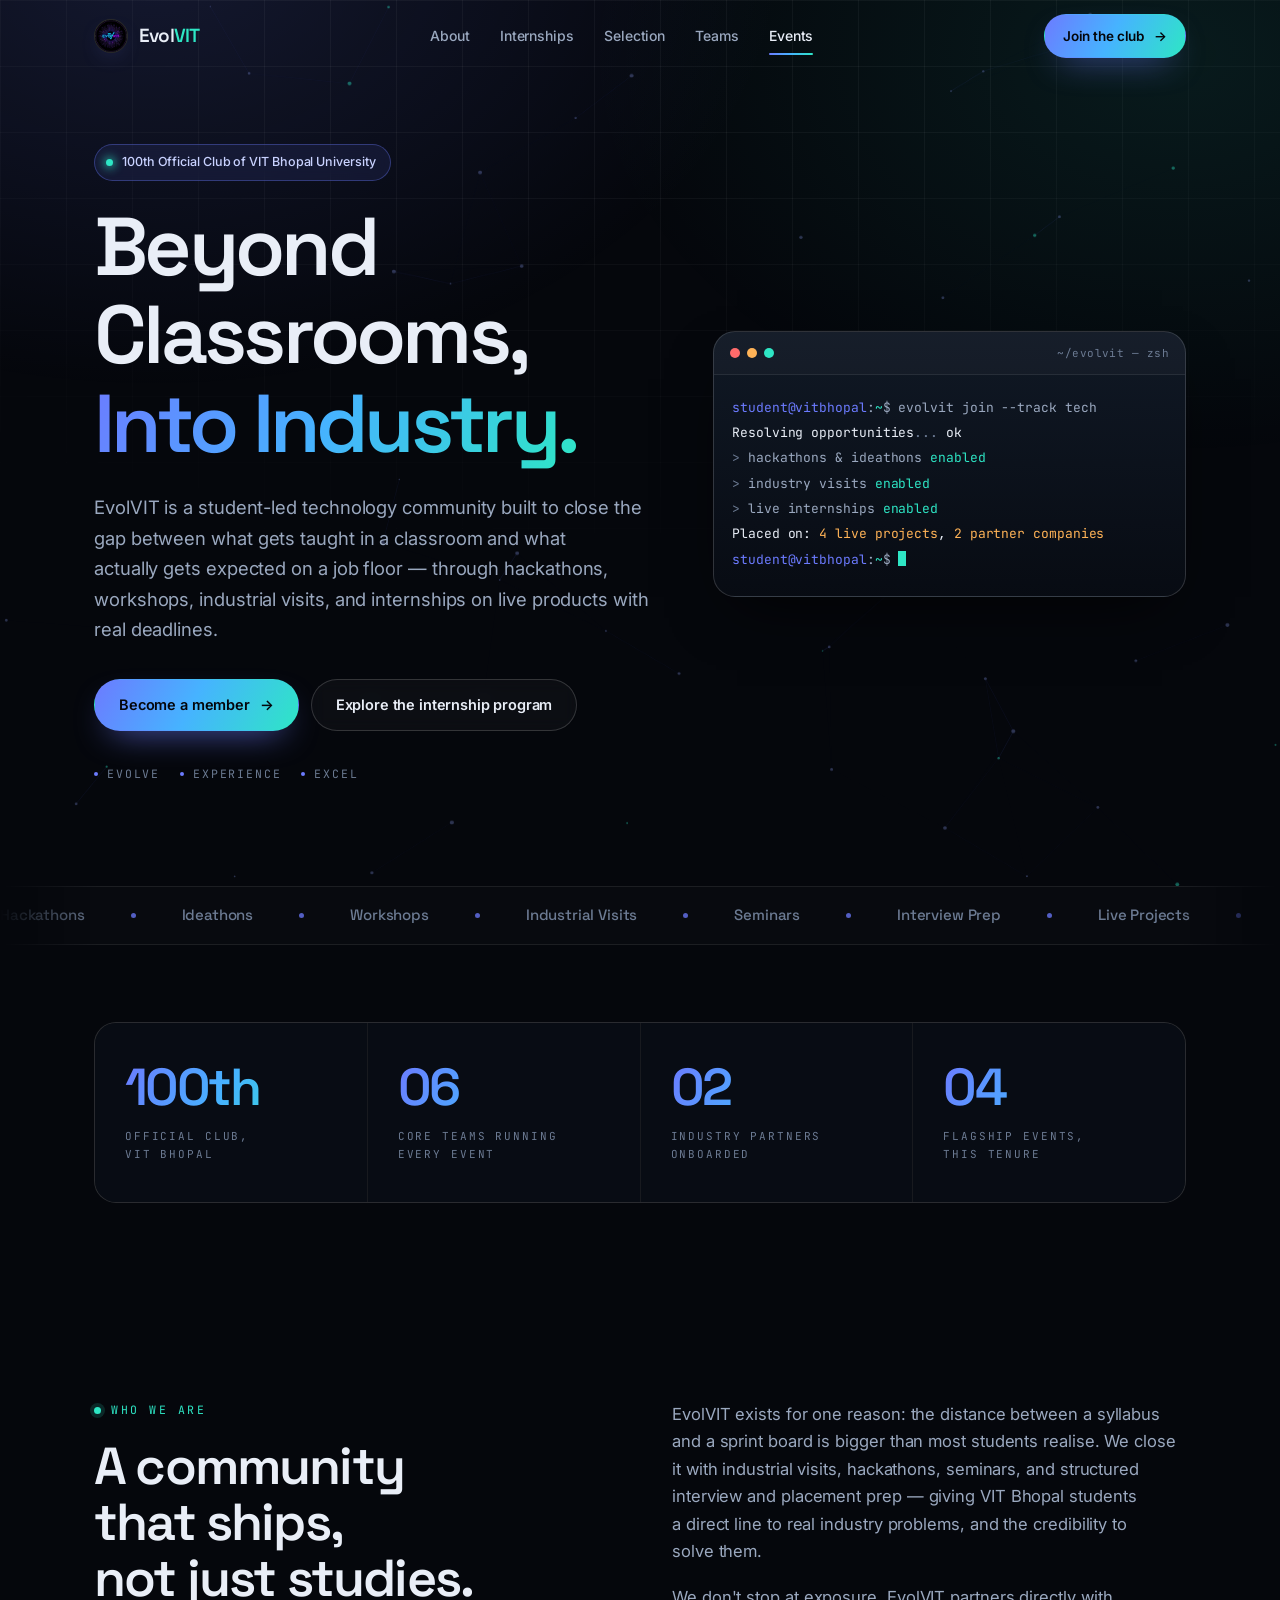
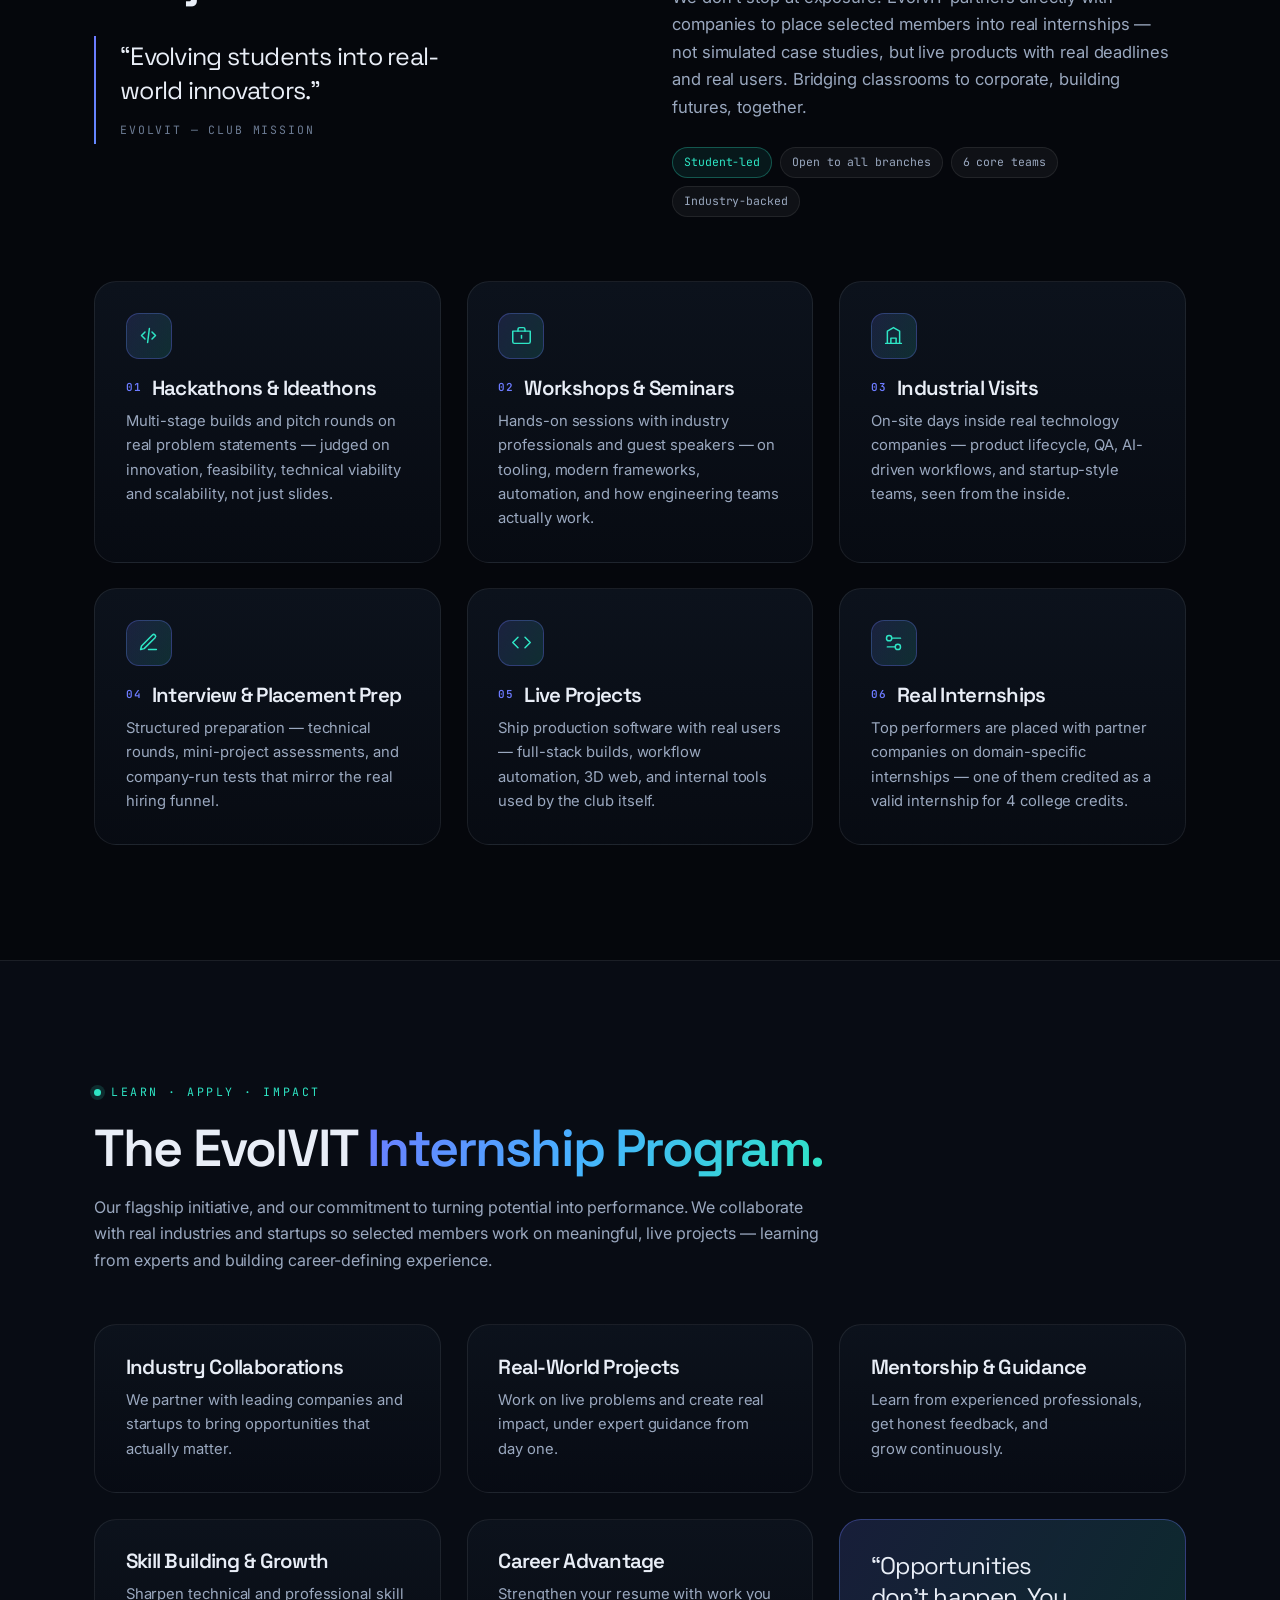
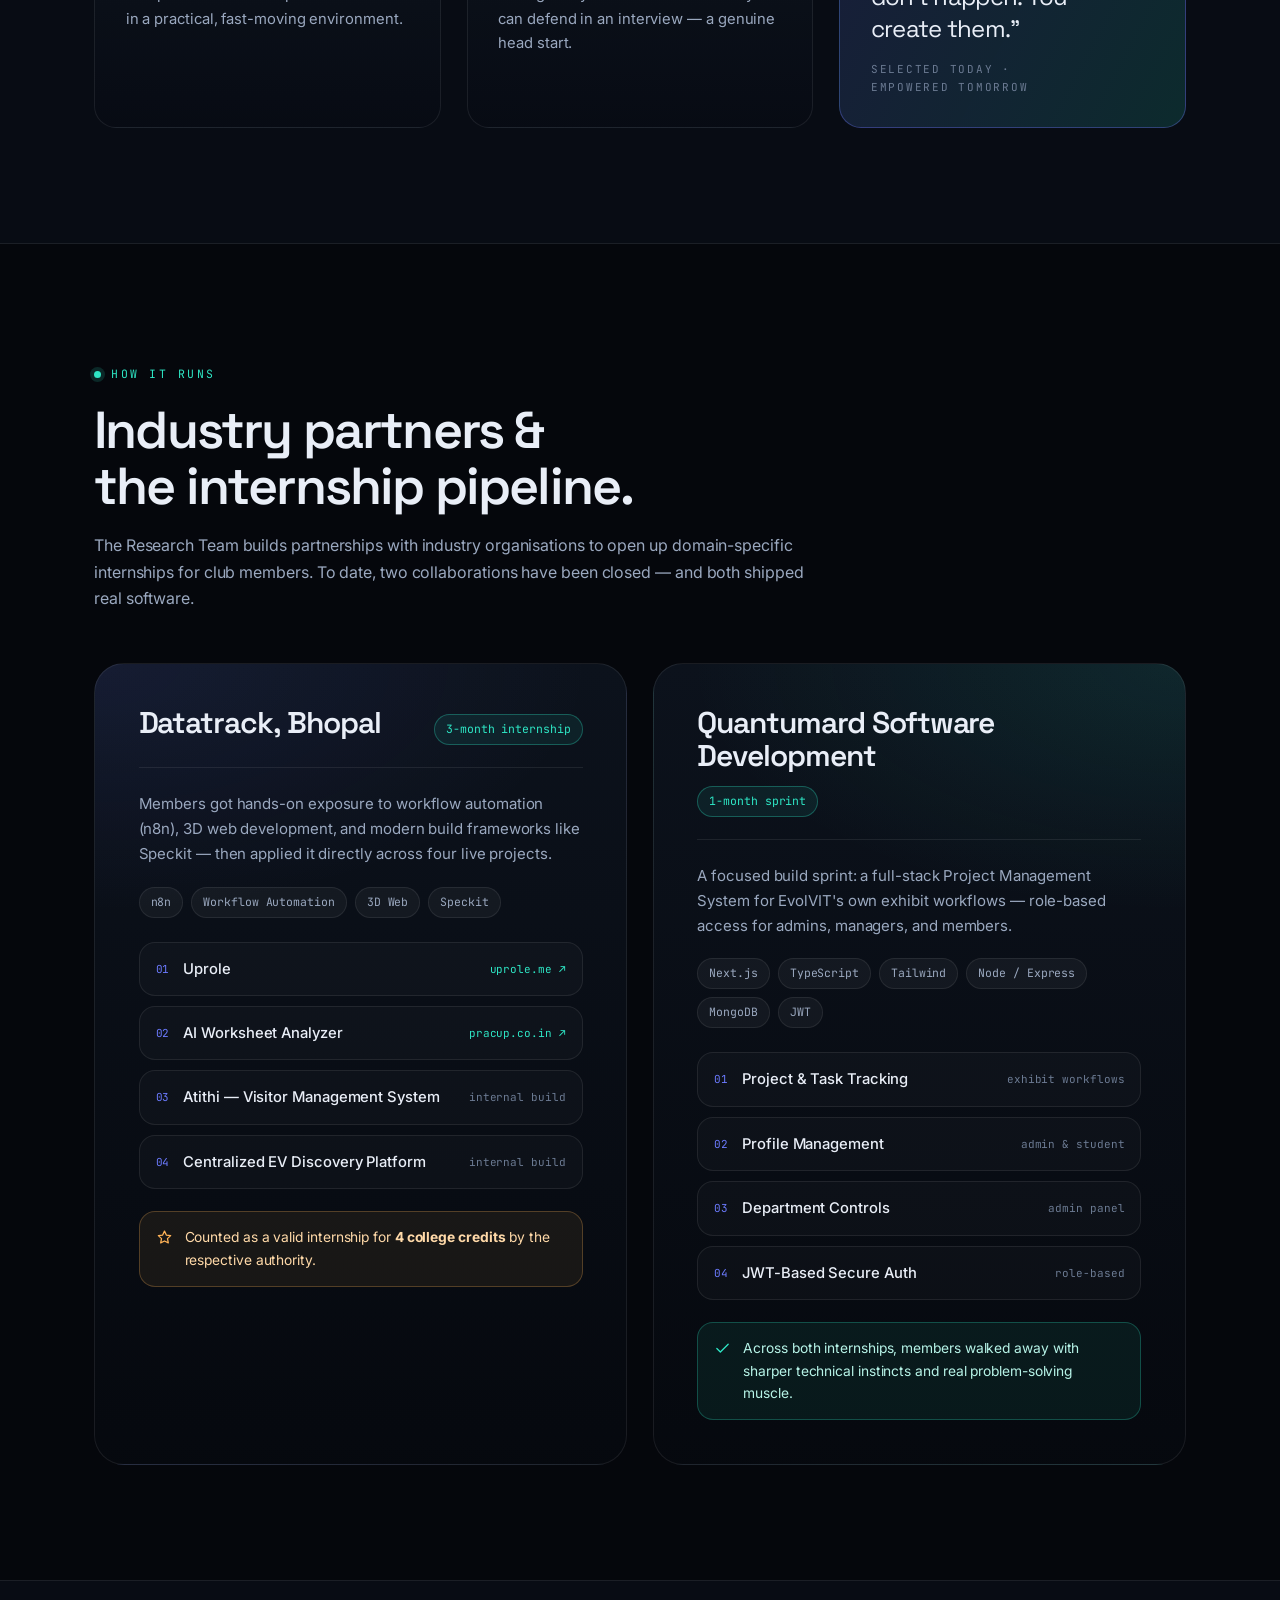
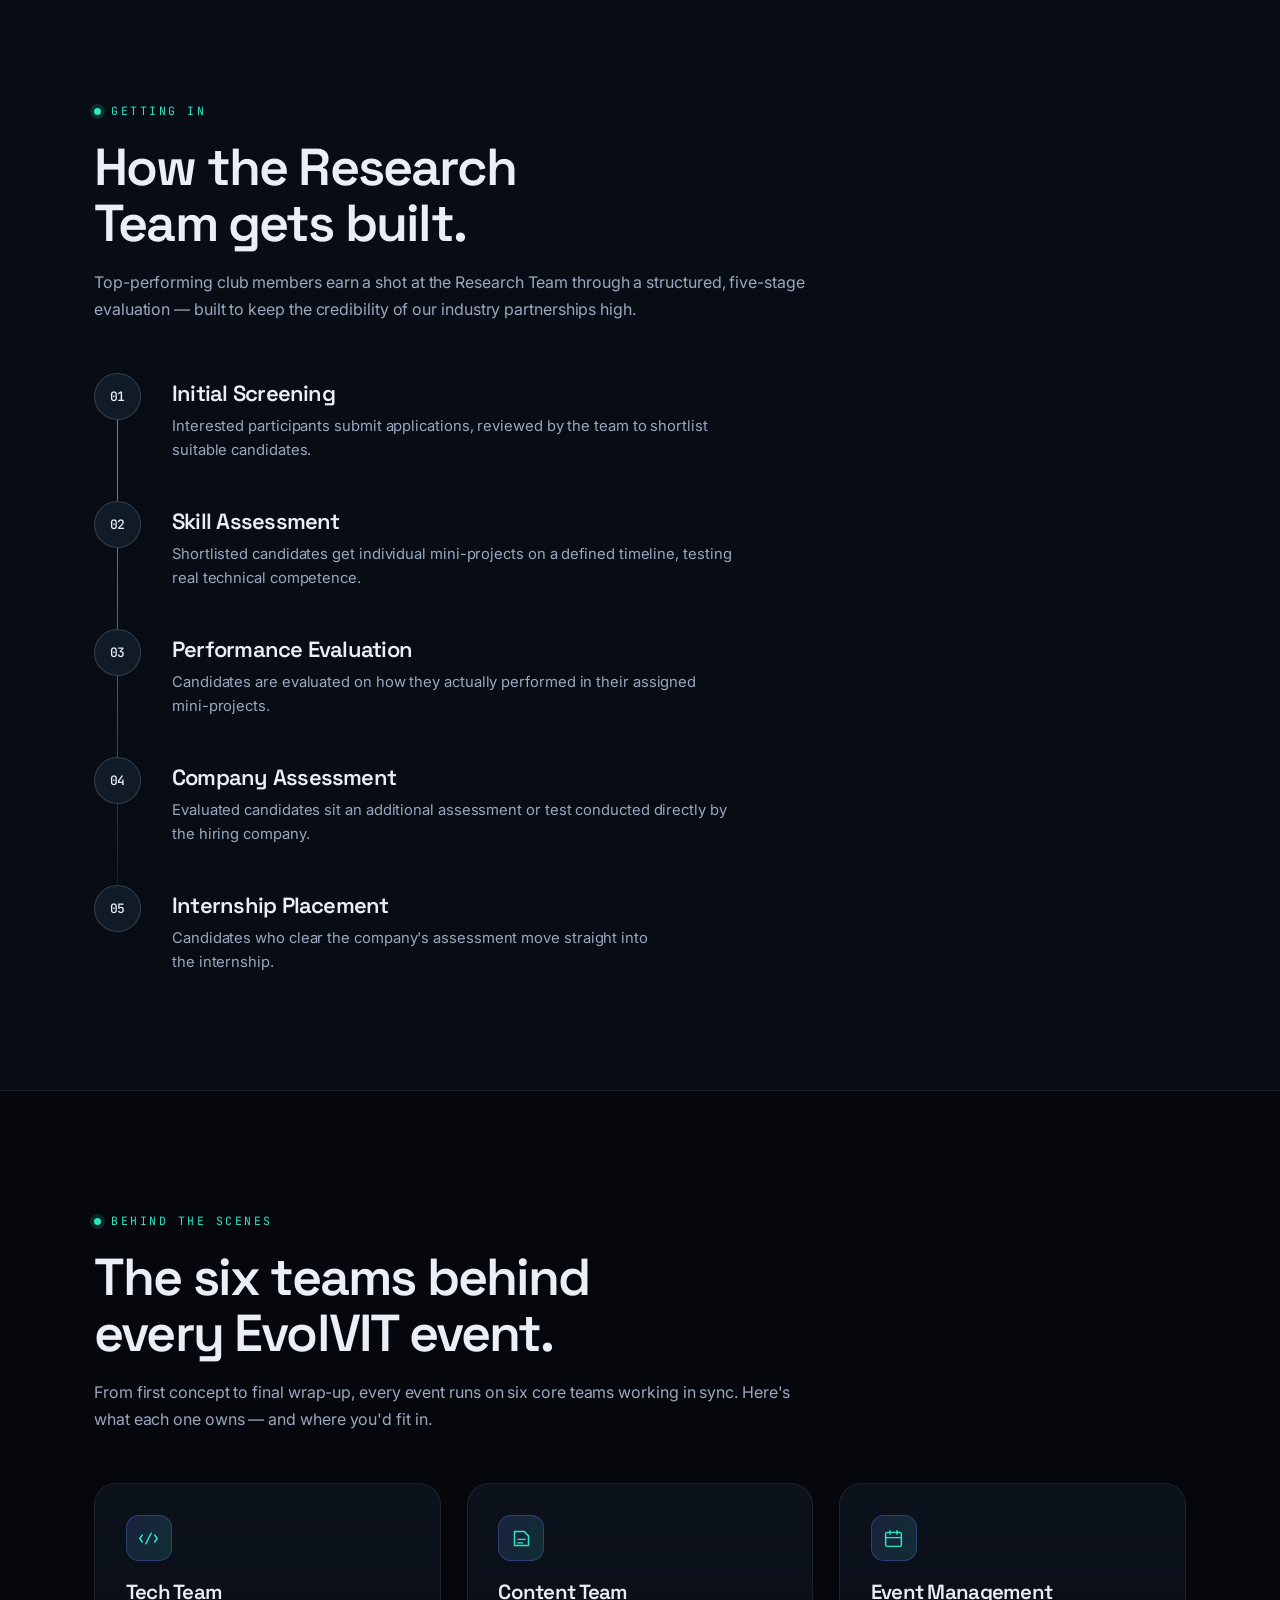
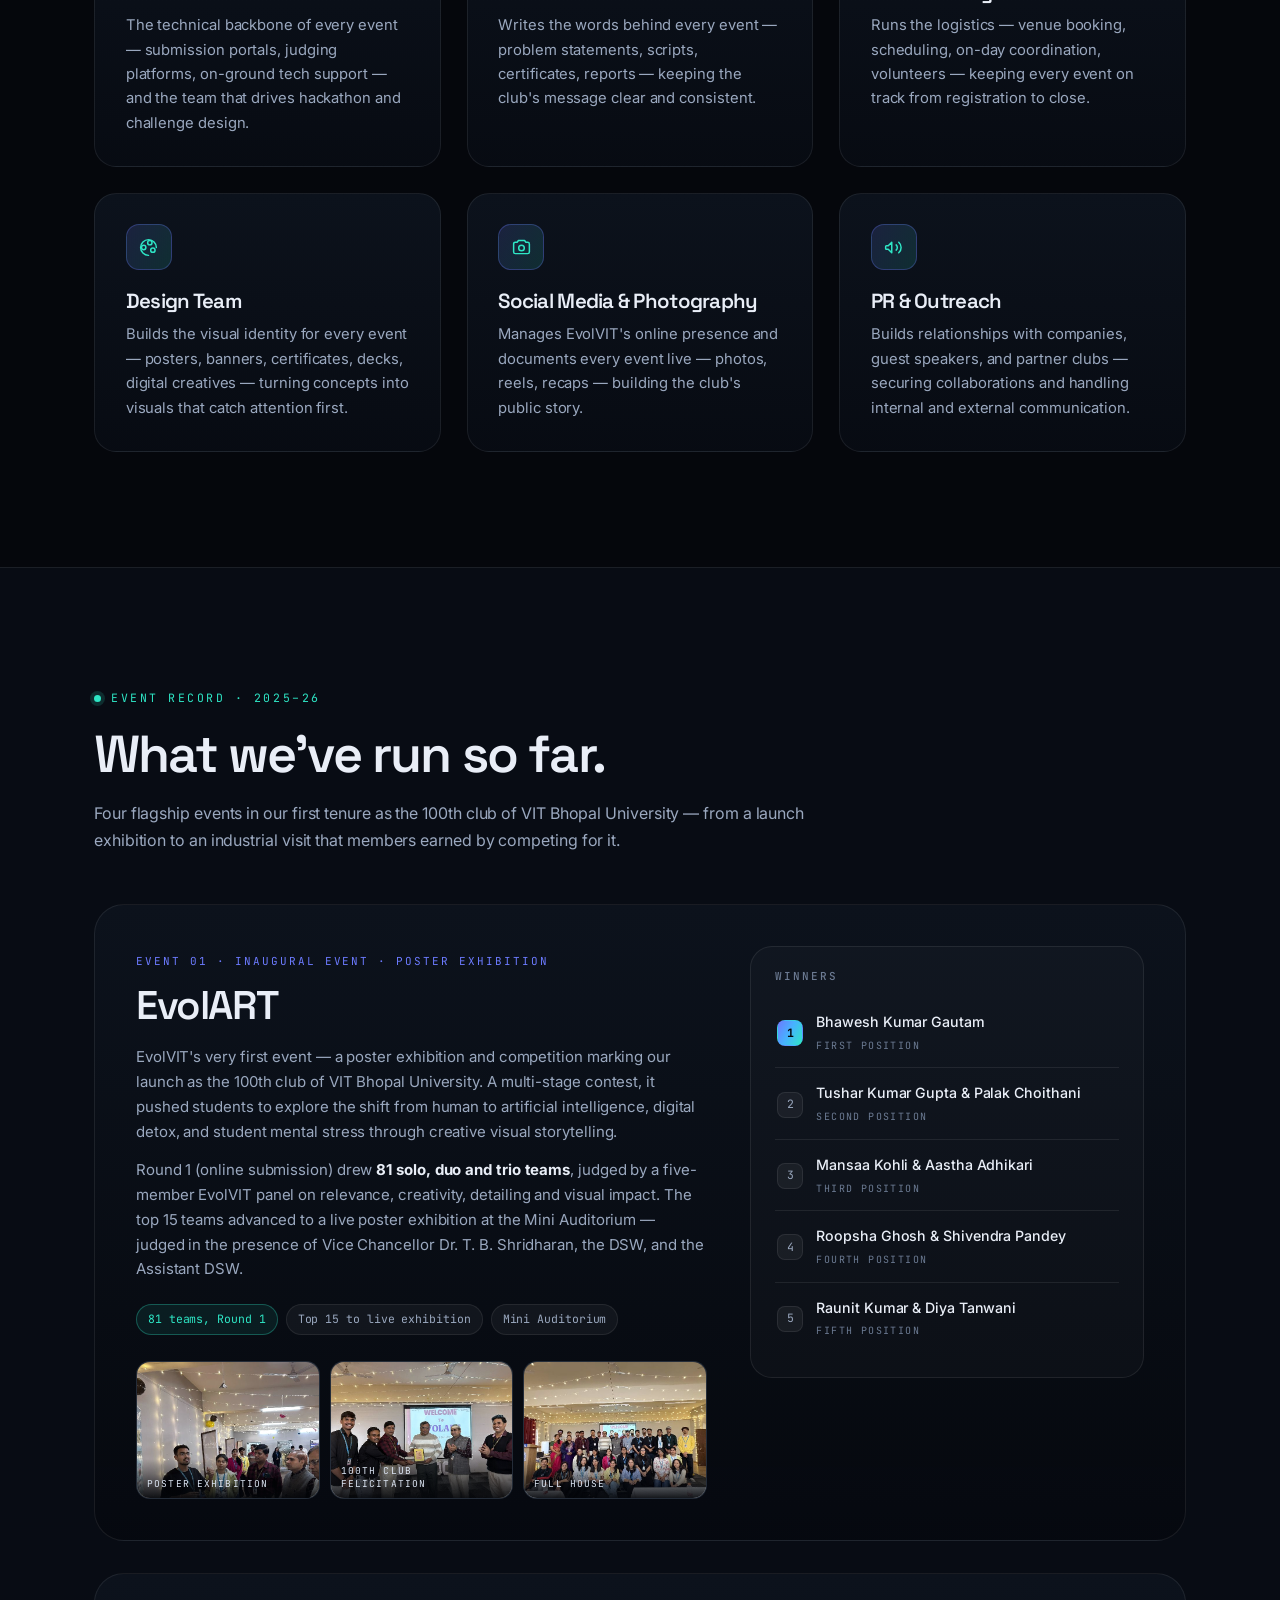
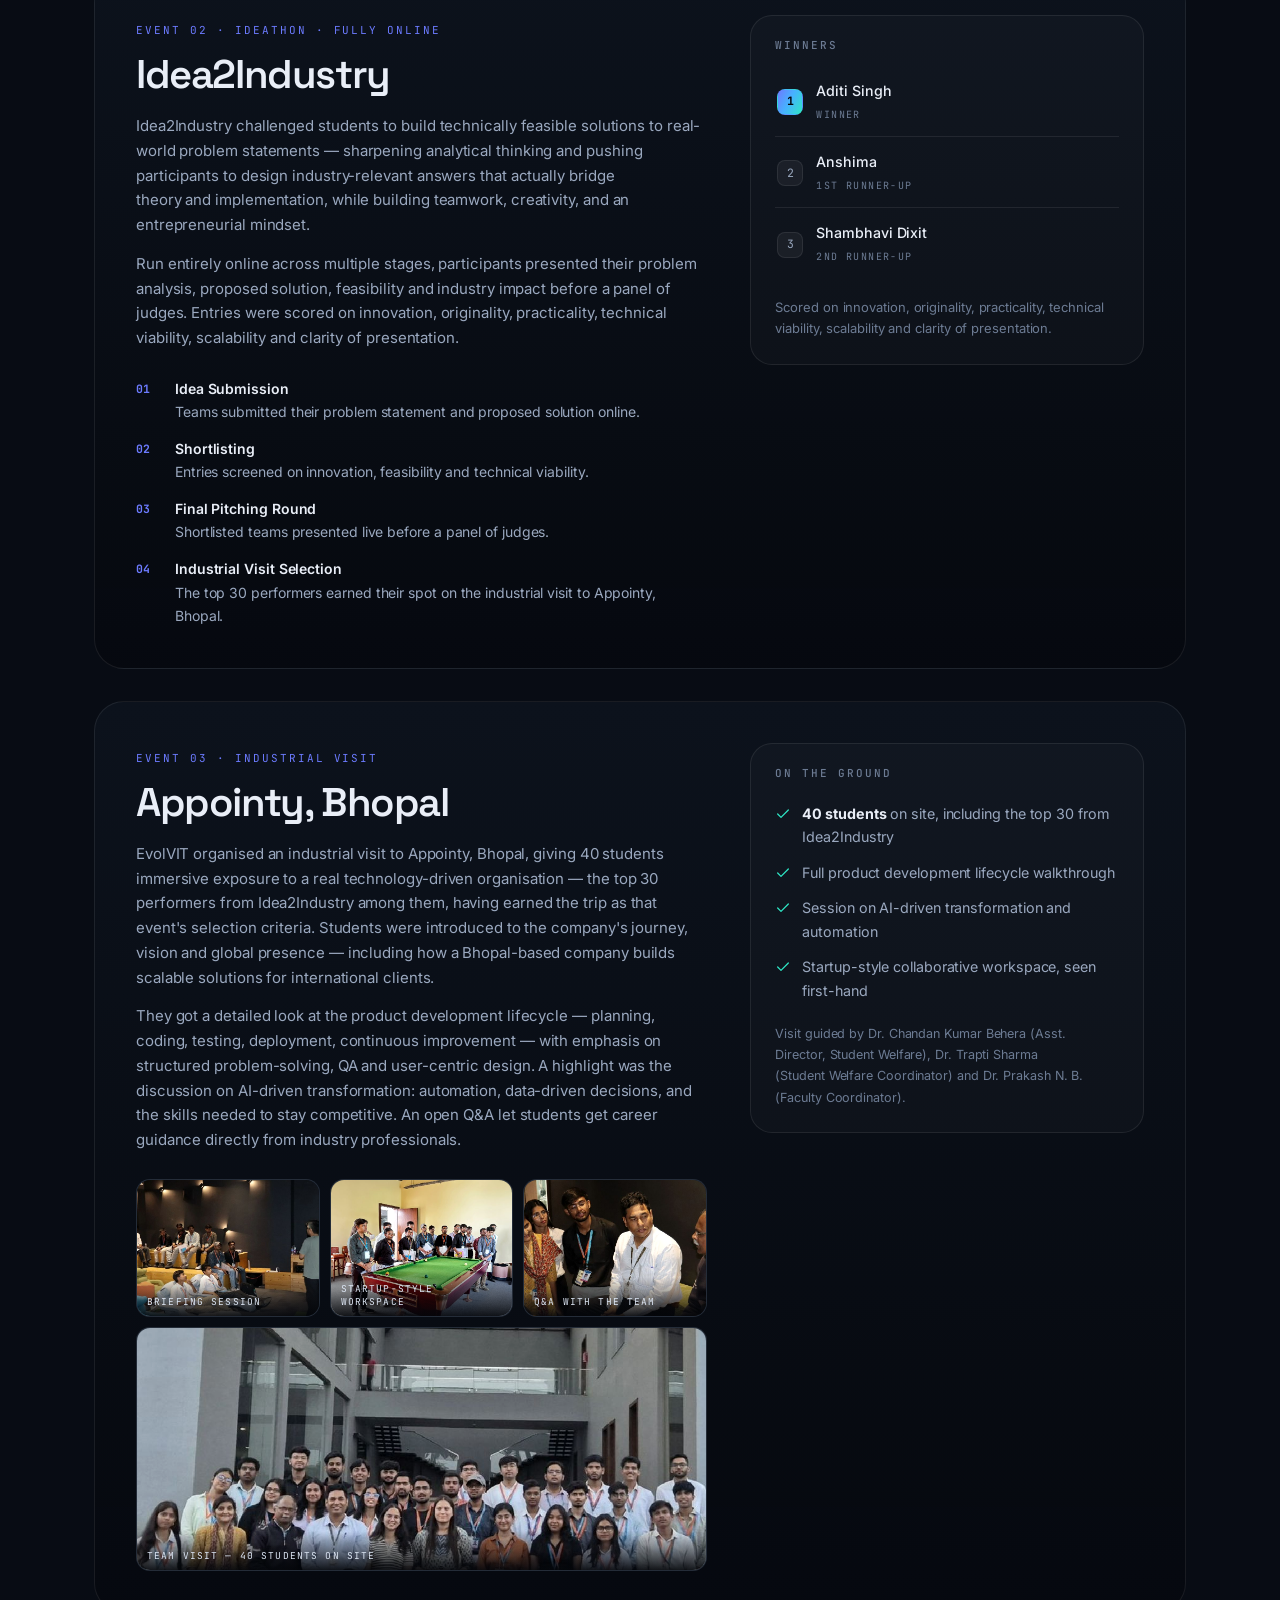
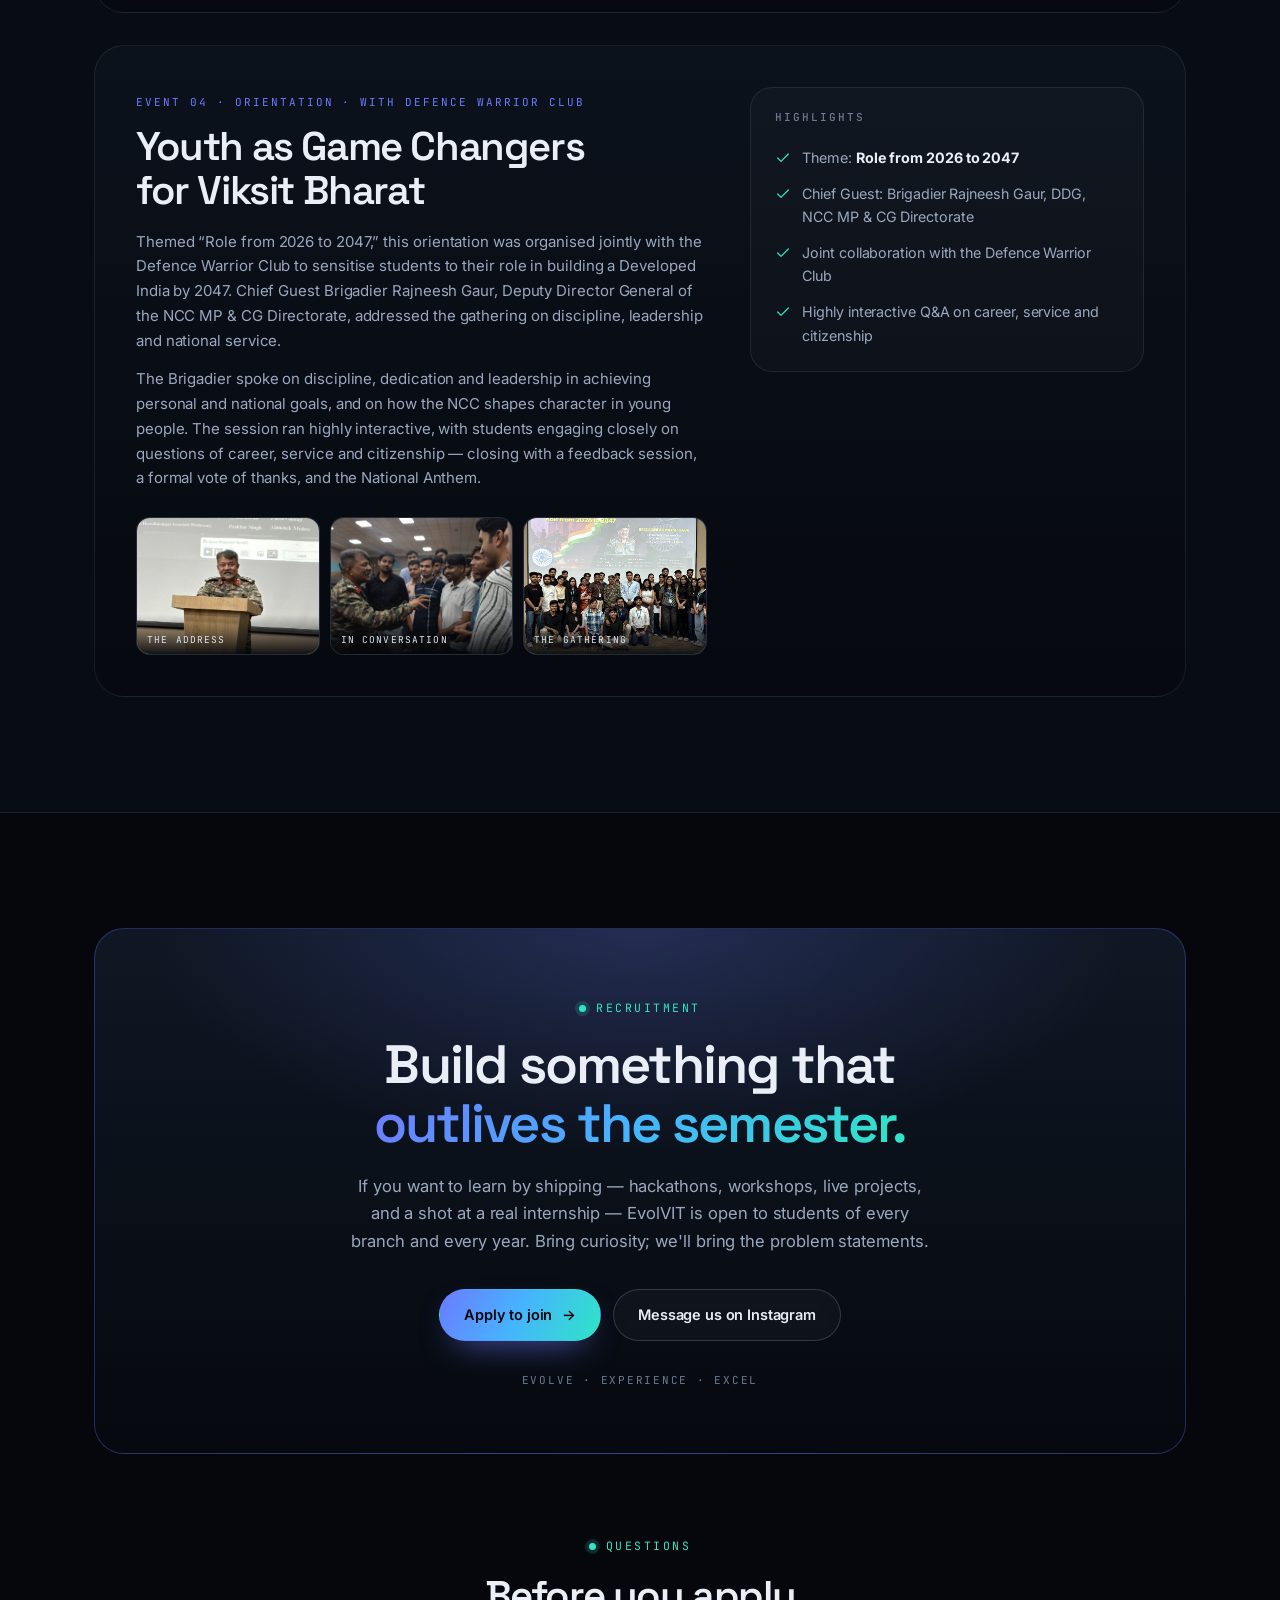
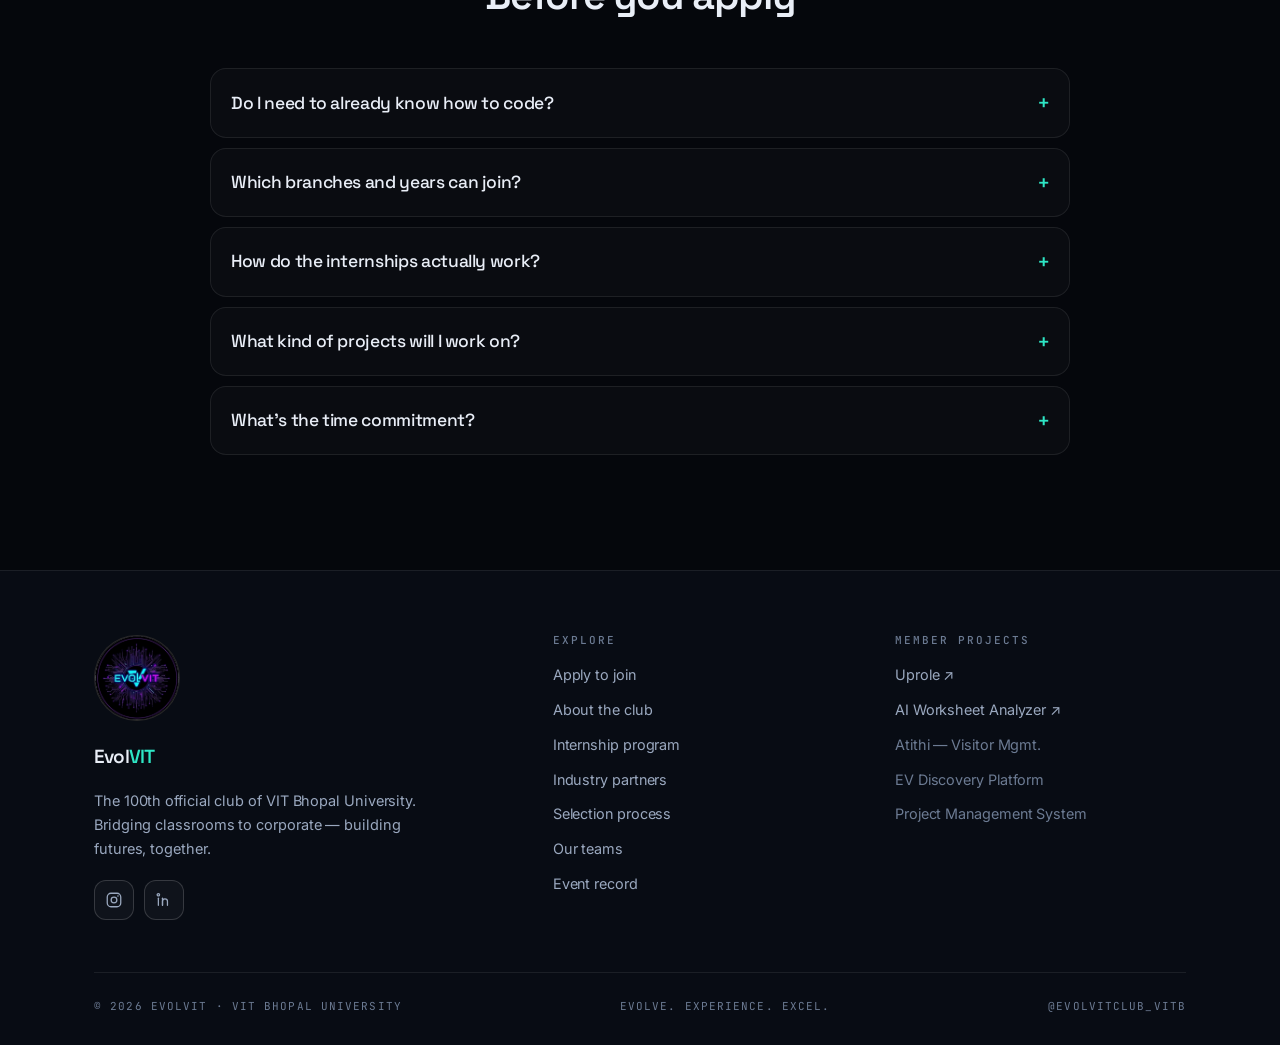
<file: index.html>
<!DOCTYPE html>
<html lang="en">
<head>
<meta charset="utf-8" />
<meta name="viewport" content="width=device-width, initial-scale=1" />
<title>EvolVIT — Beyond Classrooms, Into Industry | VIT Bhopal University</title>
<meta name="description" content="EvolVIT is the 100th official club of VIT Bhopal University — a student-led technology community running hackathons, ideathons, workshops, industrial visits and a real industry internship program. Evolve. Experience. Excel." />
<meta name="theme-color" content="#05070c" />
<meta name="color-scheme" content="dark" />

<!-- Open Graph / social -->
<meta property="og:type" content="website" />
<meta property="og:title" content="EvolVIT — Beyond Classrooms, Into Industry" />
<meta property="og:description" content="The 100th official club of VIT Bhopal University. Hackathons, ideathons, workshops, industrial visits, and internships on live industry projects." />
<meta property="og:site_name" content="EvolVIT" />
<meta property="og:image" content="assets/img/og-cover.jpg" />
<meta name="twitter:card" content="summary_large_image" />
<meta name="twitter:image" content="assets/img/og-cover.jpg" />

<link rel="icon" href="assets/img/favicon-64.png" sizes="64x64" />
<link rel="apple-touch-icon" href="assets/img/apple-touch-icon.png" />

<link rel="preconnect" href="https://fonts.googleapis.com" />
<link rel="preconnect" href="https://fonts.gstatic.com" crossorigin />
<link href="https://fonts.googleapis.com/css2?family=Space+Grotesk:wght@400;500;600;700&family=Inter:wght@400;500;600&family=JetBrains+Mono:wght@400;500&display=swap" rel="stylesheet" />
<link rel="stylesheet" href="assets/css/styles.css" />
</head>
<body>
<a class="skip" href="#main">Skip to content</a>

<!-- ============ HEADER ============ -->
<header class="header" id="header">
  <div class="wrap header__inner">
    <a class="logo" href="#top" aria-label="EvolVIT home">
      <span class="logo__mark logo__mark--img" aria-hidden="true">
        <img src="assets/img/evolvit-logo.png" alt="" width="34" height="34" />
      </span>
      <span class="logo__text">Evol<span>VIT</span></span>
    </a>

    <nav class="nav" id="nav" aria-label="Primary">
      <a href="#about">About</a>
      <a href="#internship">Internships</a>
      <a href="#process">Selection</a>
      <a href="#teams">Teams</a>
      <a href="#events">Events</a>
    </nav>

    <div class="header__cta">
      <a class="btn btn--primary btn--sm" href="apply.html">Join the club <span class="arrow" aria-hidden="true">&rarr;</span></a>
      <button class="burger" id="burger" aria-label="Open menu" aria-expanded="false" aria-controls="mobileNav">
        <span></span><span></span><span></span>
      </button>
    </div>
  </div>
</header>

<div class="mobile-nav" id="mobileNav">
  <a href="#about">About</a>
  <a href="#internship">Internships</a>
  <a href="#process">Selection Process</a>
  <a href="#teams">Our Teams</a>
  <a href="#events">Events</a>
  <a class="btn btn--primary" href="apply.html">Join the club</a>
</div>

<main id="main">

  <!-- ============ HERO ============ -->
  <section class="hero" id="top">
    <div class="hero__grid" aria-hidden="true"></div>
    <canvas id="net" aria-hidden="true"></canvas>

    <div class="wrap hero__inner">
      <div>
        <span class="badge"><span class="dot" aria-hidden="true"></span> 100th Official Club of VIT Bhopal University</span>

        <h1>Beyond Classrooms,<br /><span class="grad-text">Into Industry.</span></h1>

        <p class="hero__sub">
          EvolVIT is a student-led technology community built to close the gap between what gets
          taught in a classroom and what actually gets expected on a job floor — through hackathons,
          workshops, industrial visits, and internships on live products with real deadlines.
        </p>

        <div class="hero__actions">
          <a class="btn btn--primary" href="apply.html">Become a member <span class="arrow" aria-hidden="true">&rarr;</span></a>
          <a class="btn btn--ghost" href="#internship">Explore the internship program</a>
        </div>

        <div class="hero__meta">
          <span>Evolve</span><span>Experience</span><span>Excel</span>
        </div>
      </div>

      <!-- Terminal card -->
      <div class="term reveal" aria-hidden="true">
        <div class="term__bar">
          <i></i><i></i><i></i>
          <em>~/evolvit — zsh</em>
        </div>
        <div class="term__body">
          <p class="term__line"><span class="p">student@vitbhopal</span>:<span class="k">~</span>$ evolvit join --track tech</p>
          <p class="term__line term__out">Resolving opportunities<span class="c">...</span> ok</p>
          <p class="term__line"><span class="c">&gt;</span> hackathons &amp; ideathons <span class="k">enabled</span></p>
          <p class="term__line"><span class="c">&gt;</span> industry visits <span class="k">enabled</span></p>
          <p class="term__line"><span class="c">&gt;</span> live internships <span class="k">enabled</span></p>
          <p class="term__line term__out">Placed on: <span class="s">4 live projects</span>, <span class="s">2 partner companies</span></p>
          <p class="term__line"><span class="p">student@vitbhopal</span>:<span class="k">~</span>$ <span class="caret"></span></p>
        </div>
      </div>
    </div>
  </section>

  <!-- ============ MARQUEE ============ -->
  <div class="marquee" aria-hidden="true">
    <div class="marquee__track" id="marquee">
      <b>Hackathons</b><b>Ideathons</b><b>Workshops</b><b>Industrial Visits</b><b>Seminars</b>
      <b>Interview Prep</b><b>Live Projects</b><b>Internships</b><b>Placement Readiness</b><b>Open Source</b>
    </div>
  </div>

  <!-- ============ STATS ============ -->
  <section class="section section--tight">
    <div class="wrap">
      <div class="stats reveal">
        <div class="stat">
          <div class="stat__num" data-count="100" data-suffix="th">0</div>
          <div class="stat__label">Official club,<br />VIT Bhopal</div>
        </div>
        <div class="stat">
          <div class="stat__num" data-count="6" data-pad="2">0</div>
          <div class="stat__label">Core teams running<br />every event</div>
        </div>
        <div class="stat">
          <div class="stat__num" data-count="2" data-pad="2">0</div>
          <div class="stat__label">Industry partners<br />onboarded</div>
        </div>
        <div class="stat">
          <div class="stat__num" data-count="4" data-pad="2">0</div>
          <div class="stat__label">Flagship events,<br />this tenure</div>
        </div>
      </div>
    </div>
  </section>

  <!-- ============ ABOUT ============ -->
  <section class="section" id="about">
    <div class="wrap">
      <div class="about__top">
        <div class="reveal">
          <span class="eyebrow">Who we are</span>
          <h2 style="font-size: clamp(30px, 4.4vw, 52px);">A community that ships,<br />not just studies.</h2>
          <div class="quote">
            <p>&ldquo;Evolving students into real-world innovators.&rdquo;</p>
            <cite>EvolVIT &mdash; Club Mission</cite>
          </div>
        </div>

        <div class="reveal" style="--d: 120ms; padding-top: 6px;">
          <p class="lead">
            EvolVIT exists for one reason: the distance between a syllabus and a sprint board is
            bigger than most students realise. We close it with industrial visits, hackathons,
            seminars, and structured interview and placement prep — giving VIT Bhopal students a
            direct line to real industry problems, and the credibility to solve them.
          </p>
          <p class="lead">
            We don't stop at exposure. EvolVIT partners directly with companies to place selected
            members into real internships — not simulated case studies, but live products with real
            deadlines and real users. Bridging classrooms to corporate, building futures, together.
          </p>
          <div class="chips" style="margin-top: 26px;">
            <span class="chip chip--accent">Student-led</span>
            <span class="chip">Open to all branches</span>
            <span class="chip">6 core teams</span>
            <span class="chip">Industry-backed</span>
          </div>
        </div>
      </div>

      <!-- What you get -->
      <div class="grid g-3" style="margin-top: clamp(44px, 5vw, 76px);">
        <article class="card offer reveal">
          <div class="icon-tile" aria-hidden="true">
            <svg viewBox="0 0 24 24" fill="none" stroke="currentColor" stroke-width="1.7" stroke-linecap="round" stroke-linejoin="round"><path d="m8 16-4-4 4-4"/><path d="m16 8 4 4-4 4"/><path d="m13 4-2 16"/></svg>
          </div>
          <h3><span class="offer__no">01</span> Hackathons &amp; Ideathons</h3>
          <p>Multi-stage builds and pitch rounds on real problem statements — judged on innovation, feasibility, technical viability and scalability, not just slides.</p>
        </article>

        <article class="card offer reveal" style="--d: 80ms;">
          <div class="icon-tile" aria-hidden="true">
            <svg viewBox="0 0 24 24" fill="none" stroke="currentColor" stroke-width="1.7" stroke-linecap="round" stroke-linejoin="round"><path d="M2 7h20v12a2 2 0 0 1-2 2H4a2 2 0 0 1-2-2z"/><path d="M8 7V5a2 2 0 0 1 2-2h4a2 2 0 0 1 2 2v2"/><path d="M12 12v3"/></svg>
          </div>
          <h3><span class="offer__no">02</span> Workshops &amp; Seminars</h3>
          <p>Hands-on sessions with industry professionals and guest speakers — on tooling, modern frameworks, automation, and how engineering teams actually work.</p>
        </article>

        <article class="card offer reveal" style="--d: 160ms;">
          <div class="icon-tile" aria-hidden="true">
            <svg viewBox="0 0 24 24" fill="none" stroke="currentColor" stroke-width="1.7" stroke-linecap="round" stroke-linejoin="round"><path d="M3 21h18"/><path d="M5 21V7l7-4 7 4v14"/><path d="M9 21v-6h6v6"/></svg>
          </div>
          <h3><span class="offer__no">03</span> Industrial Visits</h3>
          <p>On-site days inside real technology companies — product lifecycle, QA, AI-driven workflows, and startup-style teams, seen from the inside.</p>
        </article>

        <article class="card offer reveal" style="--d: 40ms;">
          <div class="icon-tile" aria-hidden="true">
            <svg viewBox="0 0 24 24" fill="none" stroke="currentColor" stroke-width="1.7" stroke-linecap="round" stroke-linejoin="round"><path d="M12 20h9"/><path d="M16.5 3.5a2.1 2.1 0 0 1 3 3L7 19l-4 1 1-4z"/></svg>
          </div>
          <h3><span class="offer__no">04</span> Interview &amp; Placement Prep</h3>
          <p>Structured preparation — technical rounds, mini-project assessments, and company-run tests that mirror the real hiring funnel.</p>
        </article>

        <article class="card offer reveal" style="--d: 120ms;">
          <div class="icon-tile" aria-hidden="true">
            <svg viewBox="0 0 24 24" fill="none" stroke="currentColor" stroke-width="1.7" stroke-linecap="round" stroke-linejoin="round"><path d="M16 18 22 12 16 6"/><path d="M8 6 2 12l6 6"/></svg>
          </div>
          <h3><span class="offer__no">05</span> Live Projects</h3>
          <p>Ship production software with real users — full-stack builds, workflow automation, 3D web, and internal tools used by the club itself.</p>
        </article>

        <article class="card offer reveal" style="--d: 200ms;">
          <div class="icon-tile" aria-hidden="true">
            <svg viewBox="0 0 24 24" fill="none" stroke="currentColor" stroke-width="1.7" stroke-linecap="round" stroke-linejoin="round"><path d="M20 7h-9"/><path d="M14 17H5"/><circle cx="17" cy="17" r="3"/><circle cx="7" cy="7" r="3"/></svg>
          </div>
          <h3><span class="offer__no">06</span> Real Internships</h3>
          <p>Top performers are placed with partner companies on domain-specific internships — one of them credited as a valid internship for 4 college credits.</p>
        </article>
      </div>
    </div>
  </section>

  <!-- ============ INTERNSHIP PROGRAM ============ -->
  <section class="section" id="internship" style="background: var(--bg-soft); border-block: 1px solid var(--line);">
    <div class="wrap">
      <div class="section-head reveal">
        <span class="eyebrow">Learn &middot; Apply &middot; Impact</span>
        <h2>The EvolVIT <span class="grad-text">Internship Program.</span></h2>
        <p>
          Our flagship initiative, and our commitment to turning potential into performance. We
          collaborate with real industries and startups so selected members work on meaningful, live
          projects — learning from experts and building career-defining experience.
        </p>
      </div>

      <div class="grid g-3">
        <article class="card reveal">
          <h3>Industry Collaborations</h3>
          <p>We partner with leading companies and startups to bring opportunities that actually matter.</p>
        </article>
        <article class="card reveal" style="--d: 70ms;">
          <h3>Real-World Projects</h3>
          <p>Work on live problems and create real impact, under expert guidance from day one.</p>
        </article>
        <article class="card reveal" style="--d: 140ms;">
          <h3>Mentorship &amp; Guidance</h3>
          <p>Learn from experienced professionals, get honest feedback, and grow continuously.</p>
        </article>
        <article class="card reveal" style="--d: 40ms;">
          <h3>Skill Building &amp; Growth</h3>
          <p>Sharpen technical and professional skill in a practical, fast-moving environment.</p>
        </article>
        <article class="card reveal" style="--d: 110ms;">
          <h3>Career Advantage</h3>
          <p>Strengthen your resume with work you can defend in an interview — a genuine head start.</p>
        </article>
        <article class="card reveal" style="--d: 180ms; display: grid; place-content: center; background: var(--grad-soft); border-color: rgba(108,123,255,.34);">
          <p style="font-family: var(--font-display); font-size: clamp(19px, 2vw, 24px); line-height: 1.3; letter-spacing: -0.03em; color: var(--text);">
            &ldquo;Opportunities don't happen. You create them.&rdquo;
          </p>
          <p style="font-family: var(--font-mono); font-size: 11px; letter-spacing: .16em; text-transform: uppercase; color: var(--dim); margin-top: 16px;">
            Selected today &middot; Empowered tomorrow
          </p>
        </article>
      </div>
    </div>
  </section>

  <!-- ============ PARTNERS ============ -->
  <section class="section" id="partners">
    <div class="wrap">
      <div class="section-head reveal">
        <span class="eyebrow">How it runs</span>
        <h2>Industry partners &amp; the internship pipeline.</h2>
        <p>
          The Research Team builds partnerships with industry organisations to open up
          domain-specific internships for club members. To date, two collaborations have been closed
          — and both shipped real software.
        </p>
      </div>

      <div class="grid g-2">
        <!-- Datatrack -->
        <article class="panel reveal">
          <div class="panel__head">
            <h3>Datatrack, Bhopal</h3>
            <span class="chip chip--accent">3-month internship</span>
          </div>
          <p style="color: var(--muted); font-size: 15px;">
            Members got hands-on exposure to workflow automation (n8n), 3D web development, and
            modern build frameworks like Speckit — then applied it directly across four live projects.
          </p>
          <div class="chips" style="margin-top: 20px;">
            <span class="chip">n8n</span><span class="chip">Workflow Automation</span>
            <span class="chip">3D Web</span><span class="chip">Speckit</span>
          </div>
          <div class="proj-list" style="margin-top: 24px;">
            <div class="proj"><span class="proj__no">01</span><span class="proj__name">Uprole</span><a class="proj__tag" href="https://uprole.me" target="_blank" rel="noopener noreferrer">uprole.me &#8599;</a></div>
            <div class="proj"><span class="proj__no">02</span><span class="proj__name">AI Worksheet Analyzer</span><a class="proj__tag" href="https://pracup.co.in" target="_blank" rel="noopener noreferrer">pracup.co.in &#8599;</a></div>
            <div class="proj"><span class="proj__no">03</span><span class="proj__name">Atithi &mdash; Visitor Management System</span><span class="proj__tag">internal build</span></div>
            <div class="proj"><span class="proj__no">04</span><span class="proj__name">Centralized EV Discovery Platform</span><span class="proj__tag">internal build</span></div>
          </div>
          <div class="note">
            <svg viewBox="0 0 24 24" fill="none" stroke="currentColor" stroke-width="1.8" stroke-linecap="round" stroke-linejoin="round"><path d="m12 3 2.6 5.6 6.1.8-4.5 4.2 1.2 6L12 16.9 6.6 19.6l1.2-6L3.3 9.4l6.1-.8z"/></svg>
            <span>Counted as a valid internship for <strong>4 college credits</strong> by the respective authority.</span>
          </div>
        </article>

        <!-- Quantumard -->
        <article class="panel panel--aqua reveal" style="--d: 120ms;">
          <div class="panel__head">
            <h3>Quantumard Software Development</h3>
            <span class="chip chip--accent">1-month sprint</span>
          </div>
          <p style="color: var(--muted); font-size: 15px;">
            A focused build sprint: a full-stack Project Management System for EvolVIT's own exhibit
            workflows — role-based access for admins, managers, and members.
          </p>
          <div class="chips" style="margin-top: 20px;">
            <span class="chip">Next.js</span><span class="chip">TypeScript</span><span class="chip">Tailwind</span>
            <span class="chip">Node / Express</span><span class="chip">MongoDB</span><span class="chip">JWT</span>
          </div>
          <div class="proj-list" style="margin-top: 24px;">
            <div class="proj"><span class="proj__no">01</span><span class="proj__name">Project &amp; Task Tracking</span><span class="proj__tag">exhibit workflows</span></div>
            <div class="proj"><span class="proj__no">02</span><span class="proj__name">Profile Management</span><span class="proj__tag">admin &amp; student</span></div>
            <div class="proj"><span class="proj__no">03</span><span class="proj__name">Department Controls</span><span class="proj__tag">admin panel</span></div>
            <div class="proj"><span class="proj__no">04</span><span class="proj__name">JWT-Based Secure Auth</span><span class="proj__tag">role-based</span></div>
          </div>
          <div class="note" style="background: rgba(46,230,197,.07); border-color: rgba(46,230,197,.26); color: #b6f3e7;">
            <svg viewBox="0 0 24 24" fill="none" stroke="currentColor" stroke-width="1.8" stroke-linecap="round" stroke-linejoin="round" style="color: var(--aqua);"><path d="M20 6 9 17l-5-5"/></svg>
            <span>Across both internships, members walked away with sharper technical instincts and real problem-solving muscle.</span>
          </div>
        </article>
      </div>
    </div>
  </section>

  <!-- ============ SELECTION PROCESS ============ -->
  <section class="section" id="process" style="background: var(--bg-soft); border-block: 1px solid var(--line);">
    <div class="wrap">
      <div class="section-head reveal">
        <span class="eyebrow">Getting in</span>
        <h2>How the Research Team gets built.</h2>
        <p>
          Top-performing club members earn a shot at the Research Team through a structured,
          five-stage evaluation — built to keep the credibility of our industry partnerships high.
        </p>
      </div>

      <div class="steps">
        <div class="step reveal">
          <div class="step__dot">01</div>
          <div>
            <h3>Initial Screening</h3>
            <p>Interested participants submit applications, reviewed by the team to shortlist suitable candidates.</p>
          </div>
        </div>
        <div class="step reveal" style="--d: 70ms;">
          <div class="step__dot">02</div>
          <div>
            <h3>Skill Assessment</h3>
            <p>Shortlisted candidates get individual mini-projects on a defined timeline, testing real technical competence.</p>
          </div>
        </div>
        <div class="step reveal" style="--d: 140ms;">
          <div class="step__dot">03</div>
          <div>
            <h3>Performance Evaluation</h3>
            <p>Candidates are evaluated on how they actually performed in their assigned mini-projects.</p>
          </div>
        </div>
        <div class="step reveal" style="--d: 210ms;">
          <div class="step__dot">04</div>
          <div>
            <h3>Company Assessment</h3>
            <p>Evaluated candidates sit an additional assessment or test conducted directly by the hiring company.</p>
          </div>
        </div>
        <div class="step reveal" style="--d: 280ms;">
          <div class="step__dot">05</div>
          <div>
            <h3>Internship Placement</h3>
            <p>Candidates who clear the company's assessment move straight into the internship.</p>
          </div>
        </div>
      </div>
    </div>
  </section>

  <!-- ============ TEAMS ============ -->
  <section class="section" id="teams">
    <div class="wrap">
      <div class="section-head reveal">
        <span class="eyebrow">Behind the scenes</span>
        <h2>The six teams behind every EvolVIT event.</h2>
        <p>From first concept to final wrap-up, every event runs on six core teams working in sync. Here's what each one owns — and where you'd fit in.</p>
      </div>

      <div class="grid g-3">
        <article class="card team-card reveal">
          <div class="icon-tile" aria-hidden="true">
            <svg viewBox="0 0 24 24" fill="none" stroke="currentColor" stroke-width="1.7" stroke-linecap="round" stroke-linejoin="round"><path d="m9 18 6-12"/><path d="m5 8-3 4 3 4"/><path d="m19 8 3 4-3 4"/></svg>
          </div>
          <h3>Tech Team</h3>
          <p>The technical backbone of every event — submission portals, judging platforms, on-ground tech support — and the team that drives hackathon and challenge design.</p>
        </article>

        <article class="card team-card reveal" style="--d: 70ms;">
          <div class="icon-tile" aria-hidden="true">
            <svg viewBox="0 0 24 24" fill="none" stroke="currentColor" stroke-width="1.7" stroke-linecap="round" stroke-linejoin="round"><path d="M4 4h11l5 5v11a0 0 0 0 1 0 0H4z"/><path d="M8 13h8M8 17h5"/></svg>
          </div>
          <h3>Content Team</h3>
          <p>Writes the words behind every event — problem statements, scripts, certificates, reports — keeping the club's message clear and consistent.</p>
        </article>

        <article class="card team-card reveal" style="--d: 140ms;">
          <div class="icon-tile" aria-hidden="true">
            <svg viewBox="0 0 24 24" fill="none" stroke="currentColor" stroke-width="1.7" stroke-linecap="round" stroke-linejoin="round"><rect x="3" y="5" width="18" height="16" rx="2"/><path d="M8 3v4M16 3v4M3 11h18"/></svg>
          </div>
          <h3>Event Management</h3>
          <p>Runs the logistics — venue booking, scheduling, on-day coordination, volunteers — keeping every event on track from registration to close.</p>
        </article>

        <article class="card team-card reveal" style="--d: 40ms;">
          <div class="icon-tile" aria-hidden="true">
            <svg viewBox="0 0 24 24" fill="none" stroke="currentColor" stroke-width="1.7" stroke-linecap="round" stroke-linejoin="round"><circle cx="13.5" cy="6.5" r="2.5"/><circle cx="6.5" cy="12" r="2.5"/><circle cx="17" cy="15" r="2.5"/><path d="M12 21a9 9 0 1 1 9-9"/></svg>
          </div>
          <h3>Design Team</h3>
          <p>Builds the visual identity for every event — posters, banners, certificates, decks, digital creatives — turning concepts into visuals that catch attention first.</p>
        </article>

        <article class="card team-card reveal" style="--d: 110ms;">
          <div class="icon-tile" aria-hidden="true">
            <svg viewBox="0 0 24 24" fill="none" stroke="currentColor" stroke-width="1.7" stroke-linecap="round" stroke-linejoin="round"><path d="M3 8a2 2 0 0 1 2-2h2l1.5-2h7L17 6h2a2 2 0 0 1 2 2v9a2 2 0 0 1-2 2H5a2 2 0 0 1-2-2z"/><circle cx="12" cy="12.5" r="3.2"/></svg>
          </div>
          <h3>Social Media &amp; Photography</h3>
          <p>Manages EvolVIT's online presence and documents every event live — photos, reels, recaps — building the club's public story.</p>
        </article>

        <article class="card team-card reveal" style="--d: 180ms;">
          <div class="icon-tile" aria-hidden="true">
            <svg viewBox="0 0 24 24" fill="none" stroke="currentColor" stroke-width="1.7" stroke-linecap="round" stroke-linejoin="round"><path d="M3 11v2a1 1 0 0 0 1 1h2l4 4V6L6 10H4a1 1 0 0 0-1 1z"/><path d="M15 9a4 4 0 0 1 0 6"/><path d="M18 6a8 8 0 0 1 0 12"/></svg>
          </div>
          <h3>PR &amp; Outreach</h3>
          <p>Builds relationships with companies, guest speakers, and partner clubs — securing collaborations and handling internal and external communication.</p>
        </article>
      </div>
    </div>
  </section>

  <!-- ============ EVENTS ============ -->
  <section class="section" id="events" style="background: var(--bg-soft); border-block: 1px solid var(--line);">
    <div class="wrap">
      <div class="section-head reveal">
        <span class="eyebrow">Event record &middot; 2025&ndash;26</span>
        <h2>What we've run so far.</h2>
        <p>Four flagship events in our first tenure as the 100th club of VIT Bhopal University — from a launch exhibition to an industrial visit that members earned by competing for it.</p>
      </div>

      <div class="grid" style="gap: clamp(20px, 2.6vw, 32px);">

        <!-- EvolART -->
        <article class="event reveal">
          <div>
            <span class="event__tag">Event 01 &middot; Inaugural Event &middot; Poster Exhibition</span>
            <h3>EvolART</h3>
            <p class="event__body">
              EvolVIT's very first event — a poster exhibition and competition marking our launch as
              the 100th club of VIT Bhopal University. A multi-stage contest, it pushed students to
              explore the shift from human to artificial intelligence, digital detox, and student
              mental stress through creative visual storytelling.
            </p>
            <p class="event__body">
              Round 1 (online submission) drew <strong style="color: var(--text);">81 solo, duo and trio teams</strong>,
              judged by a five-member EvolVIT panel on relevance, creativity, detailing and visual
              impact. The top 15 teams advanced to a live poster exhibition at the Mini Auditorium —
              judged in the presence of Vice Chancellor Dr. T. B. Shridharan, the DSW, and the
              Assistant DSW.
            </p>
            <div class="chips" style="margin-top: 22px;">
              <span class="chip chip--accent">81 teams, Round 1</span>
              <span class="chip">Top 15 to live exhibition</span>
              <span class="chip">Mini Auditorium</span>
            </div>

            <div class="shots">
              <button class="shot" type="button" data-lightbox data-caption="EvolART — live poster exhibition, Mini Auditorium">
                <img src="assets/img/evolart-exhibition.jpg" alt="Students and faculty viewing posters at the EvolART exhibition" loading="lazy" />
                <figcaption>Poster exhibition</figcaption>
              </button>
              <button class="shot" type="button" data-lightbox data-caption="100th club felicitation at the EvolART launch">
                <img src="assets/img/evolart-felicitation.jpg" alt="EvolVIT team being felicitated as the 100th club of VIT Bhopal University" loading="lazy" />
                <figcaption>100th club felicitation</figcaption>
              </button>
              <button class="shot" type="button" data-lightbox data-caption="Full house at the EvolART exhibition">
                <img src="assets/img/evolart-audience.jpg" alt="Students gathered at the EvolART poster exhibition" loading="lazy" />
                <figcaption>Full house</figcaption>
              </button>
            </div>
          </div>

          <aside class="event__aside">
            <h4>Winners</h4>
            <div class="winners">
              <div class="winner"><span class="winner__pos">1</span><span><span class="winner__name">Bhawesh Kumar Gautam</span><span class="winner__meta">First position</span></span></div>
              <div class="winner"><span class="winner__pos">2</span><span><span class="winner__name">Tushar Kumar Gupta &amp; Palak Choithani</span><span class="winner__meta">Second position</span></span></div>
              <div class="winner"><span class="winner__pos">3</span><span><span class="winner__name">Mansaa Kohli &amp; Aastha Adhikari</span><span class="winner__meta">Third position</span></span></div>
              <div class="winner"><span class="winner__pos">4</span><span><span class="winner__name">Roopsha Ghosh &amp; Shivendra Pandey</span><span class="winner__meta">Fourth position</span></span></div>
              <div class="winner"><span class="winner__pos">5</span><span><span class="winner__name">Raunit Kumar &amp; Diya Tanwani</span><span class="winner__meta">Fifth position</span></span></div>
            </div>
          </aside>
        </article>

        <!-- Idea2Industry -->
        <article class="event reveal">
          <div>
            <span class="event__tag">Event 02 &middot; Ideathon &middot; Fully Online</span>
            <h3>Idea2Industry</h3>
            <p class="event__body">
              Idea2Industry challenged students to build technically feasible solutions to real-world
              problem statements — sharpening analytical thinking and pushing participants to design
              industry-relevant answers that actually bridge theory and implementation, while building
              teamwork, creativity, and an entrepreneurial mindset.
            </p>
            <p class="event__body">
              Run entirely online across multiple stages, participants presented their problem
              analysis, proposed solution, feasibility and industry impact before a panel of judges.
              Entries were scored on innovation, originality, practicality, technical viability,
              scalability and clarity of presentation.
            </p>

            <div class="mini-steps" style="margin-top: 26px;">
              <div class="mini-step"><b>01</b><span><strong>Idea Submission</strong>Teams submitted their problem statement and proposed solution online.</span></div>
              <div class="mini-step"><b>02</b><span><strong>Shortlisting</strong>Entries screened on innovation, feasibility and technical viability.</span></div>
              <div class="mini-step"><b>03</b><span><strong>Final Pitching Round</strong>Shortlisted teams presented live before a panel of judges.</span></div>
              <div class="mini-step"><b>04</b><span><strong>Industrial Visit Selection</strong>The top 30 performers earned their spot on the industrial visit to Appointy, Bhopal.</span></div>
            </div>
          </div>

          <aside class="event__aside">
            <h4>Winners</h4>
            <div class="winners">
              <div class="winner"><span class="winner__pos">1</span><span><span class="winner__name">Aditi Singh</span><span class="winner__meta">Winner</span></span></div>
              <div class="winner"><span class="winner__pos">2</span><span><span class="winner__name">Anshima</span><span class="winner__meta">1st runner-up</span></span></div>
              <div class="winner"><span class="winner__pos">3</span><span><span class="winner__name">Shambhavi Dixit</span><span class="winner__meta">2nd runner-up</span></span></div>
            </div>
            <p style="color: var(--dim); font-size: 13px; margin-top: 18px;">
              Scored on innovation, originality, practicality, technical viability, scalability and clarity of presentation.
            </p>
          </aside>
        </article>

        <!-- Appointy -->
        <article class="event reveal">
          <div>
            <span class="event__tag">Event 03 &middot; Industrial Visit</span>
            <h3>Appointy, Bhopal</h3>
            <p class="event__body">
              EvolVIT organised an industrial visit to Appointy, Bhopal, giving 40 students immersive
              exposure to a real technology-driven organisation — the top 30 performers from
              Idea2Industry among them, having earned the trip as that event's selection criteria.
              Students were introduced to the company's journey, vision and global presence —
              including how a Bhopal-based company builds scalable solutions for international clients.
            </p>
            <p class="event__body">
              They got a detailed look at the product development lifecycle — planning, coding,
              testing, deployment, continuous improvement — with emphasis on structured
              problem-solving, QA and user-centric design. A highlight was the discussion on
              AI-driven transformation: automation, data-driven decisions, and the skills needed to
              stay competitive. An open Q&amp;A let students get career guidance directly from
              industry professionals.
            </p>

            <div class="shots">
              <button class="shot" type="button" data-lightbox data-caption="Briefing session at Appointy, Bhopal">
                <img src="assets/img/appointy-briefing.jpg" alt="Students in a briefing session at Appointy" loading="lazy" />
                <figcaption>Briefing session</figcaption>
              </button>
              <button class="shot" type="button" data-lightbox data-caption="Appointy's startup-style collaborative workspace">
                <img src="assets/img/appointy-workspace.jpg" alt="Students touring Appointy's startup-style workspace" loading="lazy" />
                <figcaption>Startup-style workspace</figcaption>
              </button>
              <button class="shot" type="button" data-lightbox data-caption="Open Q&amp;A with the Appointy team">
                <img src="assets/img/appointy-qa.jpg" alt="Students in an open question and answer session with Appointy professionals" loading="lazy" />
                <figcaption>Q&amp;A with the team</figcaption>
              </button>
              <button class="shot" type="button" data-lightbox data-caption="40 students on the industrial visit to Appointy, Bhopal" style="grid-column: span 3; aspect-ratio: 21 / 9;">
                <img src="assets/img/appointy-group.jpg" alt="Group photograph of the 40 students on the EvolVIT industrial visit to Appointy" loading="lazy" />
                <figcaption>Team visit &mdash; 40 students on site</figcaption>
              </button>
            </div>
          </div>

          <aside class="event__aside">
            <h4>On the ground</h4>
            <div class="facts">
              <div class="fact"><svg viewBox="0 0 24 24" fill="none" stroke="currentColor" stroke-width="1.9" stroke-linecap="round" stroke-linejoin="round"><path d="M20 6 9 17l-5-5"/></svg><span><strong style="color: var(--text);">40 students</strong> on site, including the top 30 from Idea2Industry</span></div>
              <div class="fact"><svg viewBox="0 0 24 24" fill="none" stroke="currentColor" stroke-width="1.9" stroke-linecap="round" stroke-linejoin="round"><path d="M20 6 9 17l-5-5"/></svg><span>Full product development lifecycle walkthrough</span></div>
              <div class="fact"><svg viewBox="0 0 24 24" fill="none" stroke="currentColor" stroke-width="1.9" stroke-linecap="round" stroke-linejoin="round"><path d="M20 6 9 17l-5-5"/></svg><span>Session on AI-driven transformation and automation</span></div>
              <div class="fact"><svg viewBox="0 0 24 24" fill="none" stroke="currentColor" stroke-width="1.9" stroke-linecap="round" stroke-linejoin="round"><path d="M20 6 9 17l-5-5"/></svg><span>Startup-style collaborative workspace, seen first-hand</span></div>
            </div>
            <p style="color: var(--dim); font-size: 12.6px; margin-top: 20px; line-height: 1.7;">
              Visit guided by Dr. Chandan Kumar Behera (Asst. Director, Student Welfare),
              Dr. Trapti Sharma (Student Welfare Coordinator) and Dr. Prakash N. B. (Faculty Coordinator).
            </p>
          </aside>
        </article>

        <!-- Viksit Bharat -->
        <article class="event reveal">
          <div>
            <span class="event__tag">Event 04 &middot; Orientation &middot; With Defence Warrior Club</span>
            <h3>Youth as Game Changers for Viksit Bharat</h3>
            <p class="event__body">
              Themed &ldquo;Role from 2026 to 2047,&rdquo; this orientation was organised jointly with
              the Defence Warrior Club to sensitise students to their role in building a Developed
              India by 2047. Chief Guest Brigadier Rajneesh Gaur, Deputy Director General of the NCC
              MP &amp; CG Directorate, addressed the gathering on discipline, leadership and national
              service.
            </p>
            <p class="event__body">
              The Brigadier spoke on discipline, dedication and leadership in achieving personal and
              national goals, and on how the NCC shapes character in young people. The session ran
              highly interactive, with students engaging closely on questions of career, service and
              citizenship — closing with a feedback session, a formal vote of thanks, and the
              National Anthem.
            </p>

            <div class="shots">
              <button class="shot" type="button" data-lightbox data-caption="Brigadier Rajneesh Gaur addressing students">
                <img src="assets/img/viksit-address.jpg" alt="Brigadier Rajneesh Gaur addressing students from the podium" loading="lazy" />
                <figcaption>The address</figcaption>
              </button>
              <button class="shot" type="button" data-lightbox data-caption="In conversation with students after the session">
                <img src="assets/img/viksit-students.jpg" alt="Brigadier Rajneesh Gaur in conversation with students" loading="lazy" />
                <figcaption>In conversation</figcaption>
              </button>
              <button class="shot" type="button" data-lightbox data-caption="Youth as Game Changers for Viksit Bharat — organising team and attendees">
                <img src="assets/img/viksit-group.jpg" alt="Group photograph of attendees at the Viksit Bharat orientation programme" loading="lazy" />
                <figcaption>The gathering</figcaption>
              </button>
            </div>
          </div>

          <aside class="event__aside">
            <h4>Highlights</h4>
            <div class="facts">
              <div class="fact"><svg viewBox="0 0 24 24" fill="none" stroke="currentColor" stroke-width="1.9" stroke-linecap="round" stroke-linejoin="round"><path d="M20 6 9 17l-5-5"/></svg><span>Theme: <strong style="color: var(--text);">Role from 2026 to 2047</strong></span></div>
              <div class="fact"><svg viewBox="0 0 24 24" fill="none" stroke="currentColor" stroke-width="1.9" stroke-linecap="round" stroke-linejoin="round"><path d="M20 6 9 17l-5-5"/></svg><span>Chief Guest: Brigadier Rajneesh Gaur, DDG, NCC MP &amp; CG Directorate</span></div>
              <div class="fact"><svg viewBox="0 0 24 24" fill="none" stroke="currentColor" stroke-width="1.9" stroke-linecap="round" stroke-linejoin="round"><path d="M20 6 9 17l-5-5"/></svg><span>Joint collaboration with the Defence Warrior Club</span></div>
              <div class="fact"><svg viewBox="0 0 24 24" fill="none" stroke="currentColor" stroke-width="1.9" stroke-linecap="round" stroke-linejoin="round"><path d="M20 6 9 17l-5-5"/></svg><span>Highly interactive Q&amp;A on career, service and citizenship</span></div>
            </div>
          </aside>
        </article>
      </div>
    </div>
  </section>

  <!-- ============ JOIN ============ -->
  <section class="section" id="join">
    <div class="wrap">
      <div class="cta reveal">
        <span class="eyebrow" style="justify-content: center;">Recruitment</span>
        <h2>Build something that<br /><span class="grad-text">outlives the semester.</span></h2>
        <p>
          If you want to learn by shipping — hackathons, workshops, live projects, and a shot at a
          real internship — EvolVIT is open to students of every branch and every year. Bring
          curiosity; we'll bring the problem statements.
        </p>
        <div class="cta__actions">
          <a class="btn btn--primary" href="apply.html">Apply to join <span class="arrow" aria-hidden="true">&rarr;</span></a>
          <a class="btn btn--ghost" href="https://instagram.com/evolvitclub_vitb" target="_blank" rel="noopener noreferrer">Message us on Instagram</a>
        </div>
        <p style="font-family: var(--font-mono); font-size: 11px; letter-spacing: .16em; text-transform: uppercase; color: var(--dim); margin-top: 30px;">
          Evolve &middot; Experience &middot; Excel
        </p>
      </div>

      <!-- FAQ -->
      <div style="margin-top: clamp(54px, 6vw, 92px);">
        <div class="section-head section-head--center reveal">
          <span class="eyebrow">Questions</span>
          <h2 style="font-size: clamp(26px, 3.4vw, 40px);">Before you apply</h2>
        </div>

        <div class="faq">
          <details class="qa reveal">
            <summary>Do I need to already know how to code?</summary>
            <p>No. EvolVIT runs six different teams — tech, content, event management, design, social media and photography, and PR and outreach — so there is real work whatever your strength. If you do want to go technical, our events and workshops are built to take you from curious to competent.</p>
          </details>
          <details class="qa reveal" style="--d: 60ms;">
            <summary>Which branches and years can join?</summary>
            <p>All of them. We're a university-wide club, and our events are open to every branch and year at VIT Bhopal. Teams are assembled on interest and effort, not on your CGPA or your department.</p>
          </details>
          <details class="qa reveal" style="--d: 120ms;">
            <summary>How do the internships actually work?</summary>
            <p>Our Research Team closes collaborations with companies, then top-performing club members go through a five-stage selection — screening, a mini-project skill assessment, performance evaluation, an assessment run by the hiring company itself, and finally placement. Past placements include a 3-month internship with Datatrack, Bhopal (counted for 4 college credits) and a 1-month full-stack sprint with Quantumard.</p>
          </details>
          <details class="qa reveal" style="--d: 180ms;">
            <summary>What kind of projects will I work on?</summary>
            <p>Live ones. Members have shipped production work including Uprole, an AI Worksheet Analyzer, Atithi (a visitor management system), a centralized EV discovery platform, and a full-stack project management system with role-based access built on Next.js, TypeScript, Tailwind and a Node/Express/MongoDB backend.</p>
          </details>
          <details class="qa reveal" style="--d: 240ms;">
            <summary>What's the time commitment?</summary>
            <p>It scales with what you take on. Attending workshops, seminars and hackathons is light. Owning an event workstream or joining an internship cohort means real deadlines — which is exactly the point, because that's the part that translates to a job floor.</p>
          </details>
        </div>
      </div>
    </div>
  </section>
</main>

<!-- ============ FOOTER ============ -->
<footer class="footer">
  <div class="wrap">
    <div class="footer__top">
      <div>
        <div class="footer__logo">
          <img src="assets/img/evolvit-logo.png" alt="EvolVIT club logo" width="86" height="86" loading="lazy" />
        </div>
        <a class="logo" href="#top" aria-label="EvolVIT home">
          <span class="logo__text">Evol<span>VIT</span></span>
        </a>
        <p>
          The 100th official club of VIT Bhopal University. Bridging classrooms to corporate —
          building futures, together.
        </p>
        <div class="socials">
          <a href="https://instagram.com/evolvitclub_vitb" target="_blank" rel="noopener noreferrer" aria-label="EvolVIT on Instagram">
            <svg viewBox="0 0 24 24" fill="none" stroke="currentColor" stroke-width="1.7" stroke-linecap="round" stroke-linejoin="round"><rect x="3" y="3" width="18" height="18" rx="5"/><circle cx="12" cy="12" r="3.8"/><circle cx="17.3" cy="6.7" r="1.1" fill="currentColor" stroke="none"/></svg>
          </a>
          <a href="https://www.linkedin.com/company/evolvit-club/" target="_blank" rel="noopener noreferrer" aria-label="EvolVIT on LinkedIn">
            <svg viewBox="0 0 24 24" fill="none" stroke="currentColor" stroke-width="1.7" stroke-linecap="round" stroke-linejoin="round"><path d="M4.5 9.5V19"/><circle cx="4.5" cy="5" r="1.6"/><path d="M10 19v-5.2a3.3 3.3 0 0 1 6.6 0V19"/><path d="M10 9.5V19"/></svg>
          </a>
        </div>
      </div>

      <div>
        <h4>Explore</h4>
        <div class="footer__links">
          <a href="apply.html">Apply to join</a>
          <a href="#about">About the club</a>
          <a href="#internship">Internship program</a>
          <a href="#partners">Industry partners</a>
          <a href="#process">Selection process</a>
          <a href="#teams">Our teams</a>
          <a href="#events">Event record</a>
        </div>
      </div>

      <div>
        <h4>Member projects</h4>
        <div class="footer__links">
          <a href="https://uprole.me" target="_blank" rel="noopener noreferrer">Uprole &#8599;</a>
          <a href="https://pracup.co.in" target="_blank" rel="noopener noreferrer">AI Worksheet Analyzer &#8599;</a>
          <span style="color: var(--dim); font-size: 14.4px;">Atithi &mdash; Visitor Mgmt.</span>
          <span style="color: var(--dim); font-size: 14.4px;">EV Discovery Platform</span>
          <span style="color: var(--dim); font-size: 14.4px;">Project Management System</span>
        </div>
      </div>
    </div>

    <div class="footer__bottom">
      <span>&copy; <span data-year>2026</span> EvolVIT &middot; VIT Bhopal University</span>
      <span>Evolve. Experience. Excel.</span>
      <span>@evolvitclub_vitb</span>
    </div>
  </div>
</footer>

<button class="totop" id="totop" aria-label="Back to top">
  <svg viewBox="0 0 24 24" fill="none" stroke="currentColor" stroke-width="2" stroke-linecap="round" stroke-linejoin="round"><path d="M12 19V5"/><path d="m5 12 7-7 7 7"/></svg>
</button>

<script src="assets/js/main.js" defer></script>
</body>
</html>
</file>
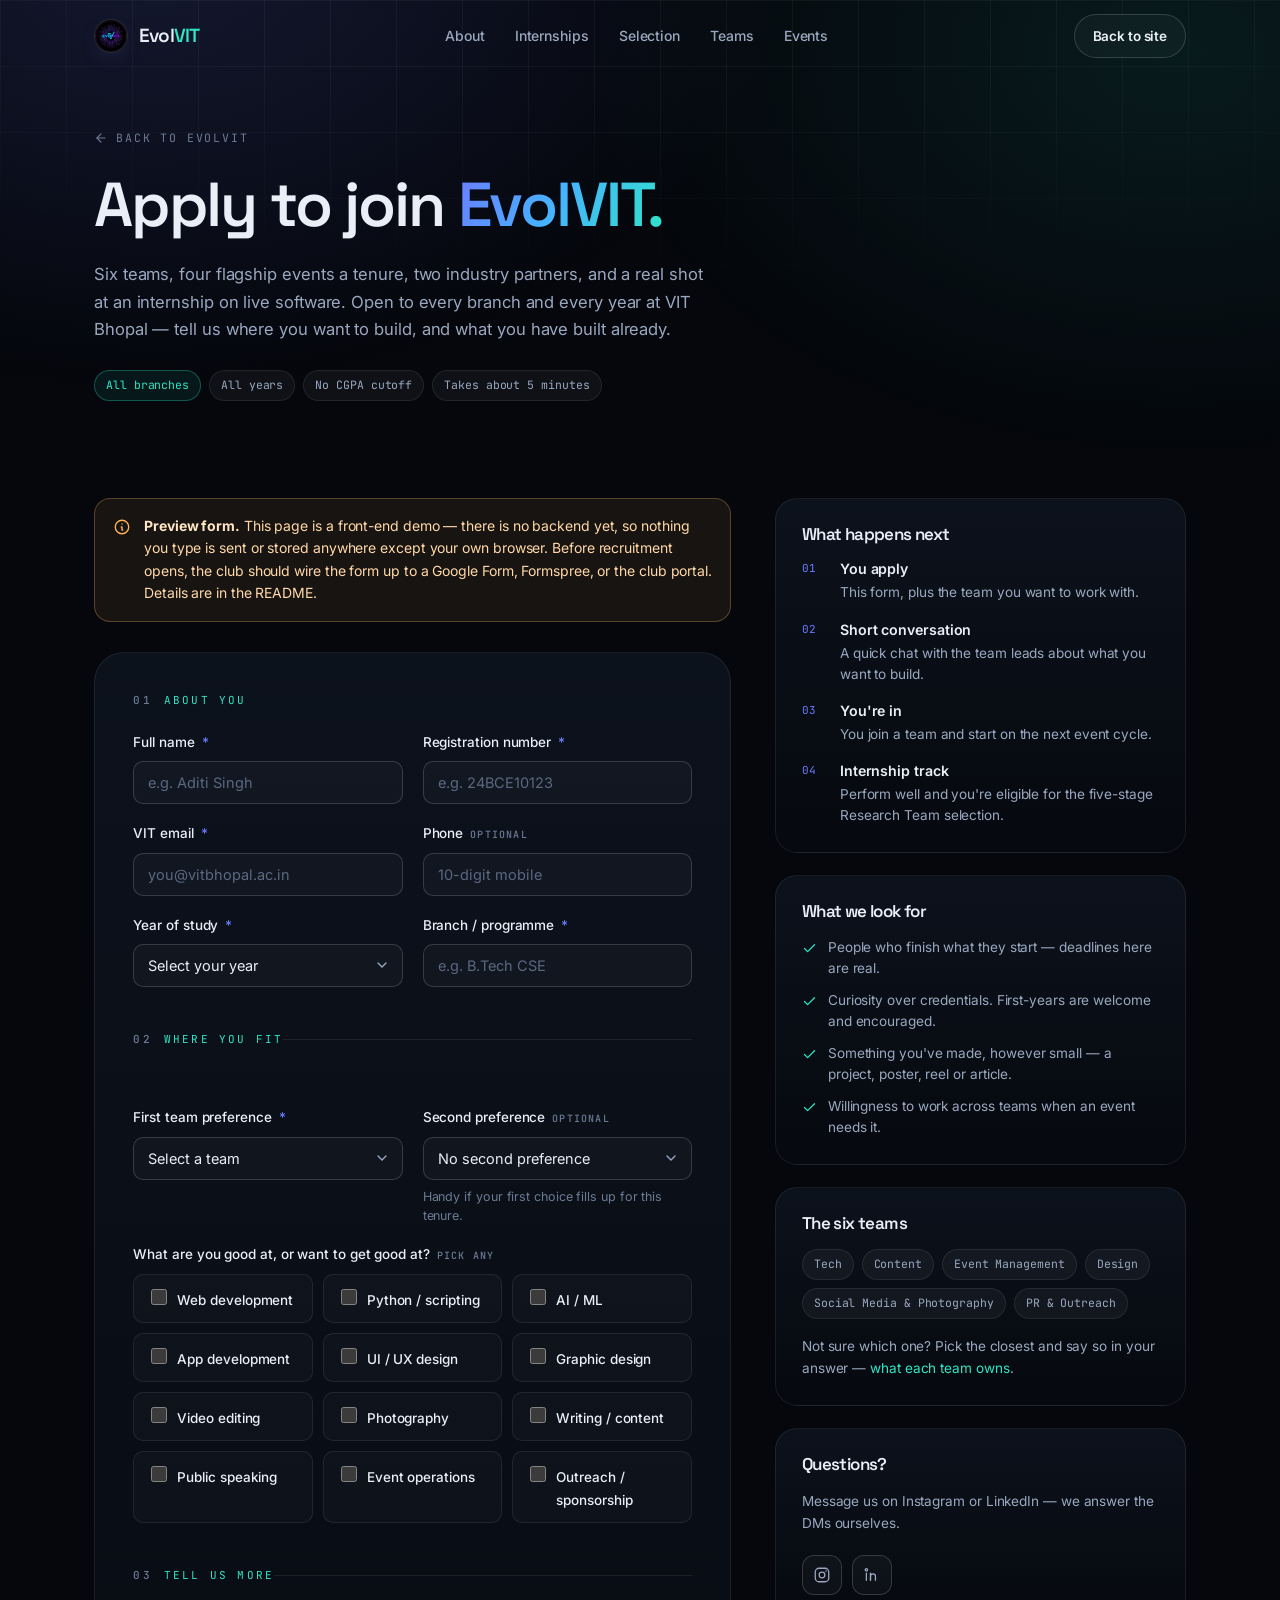
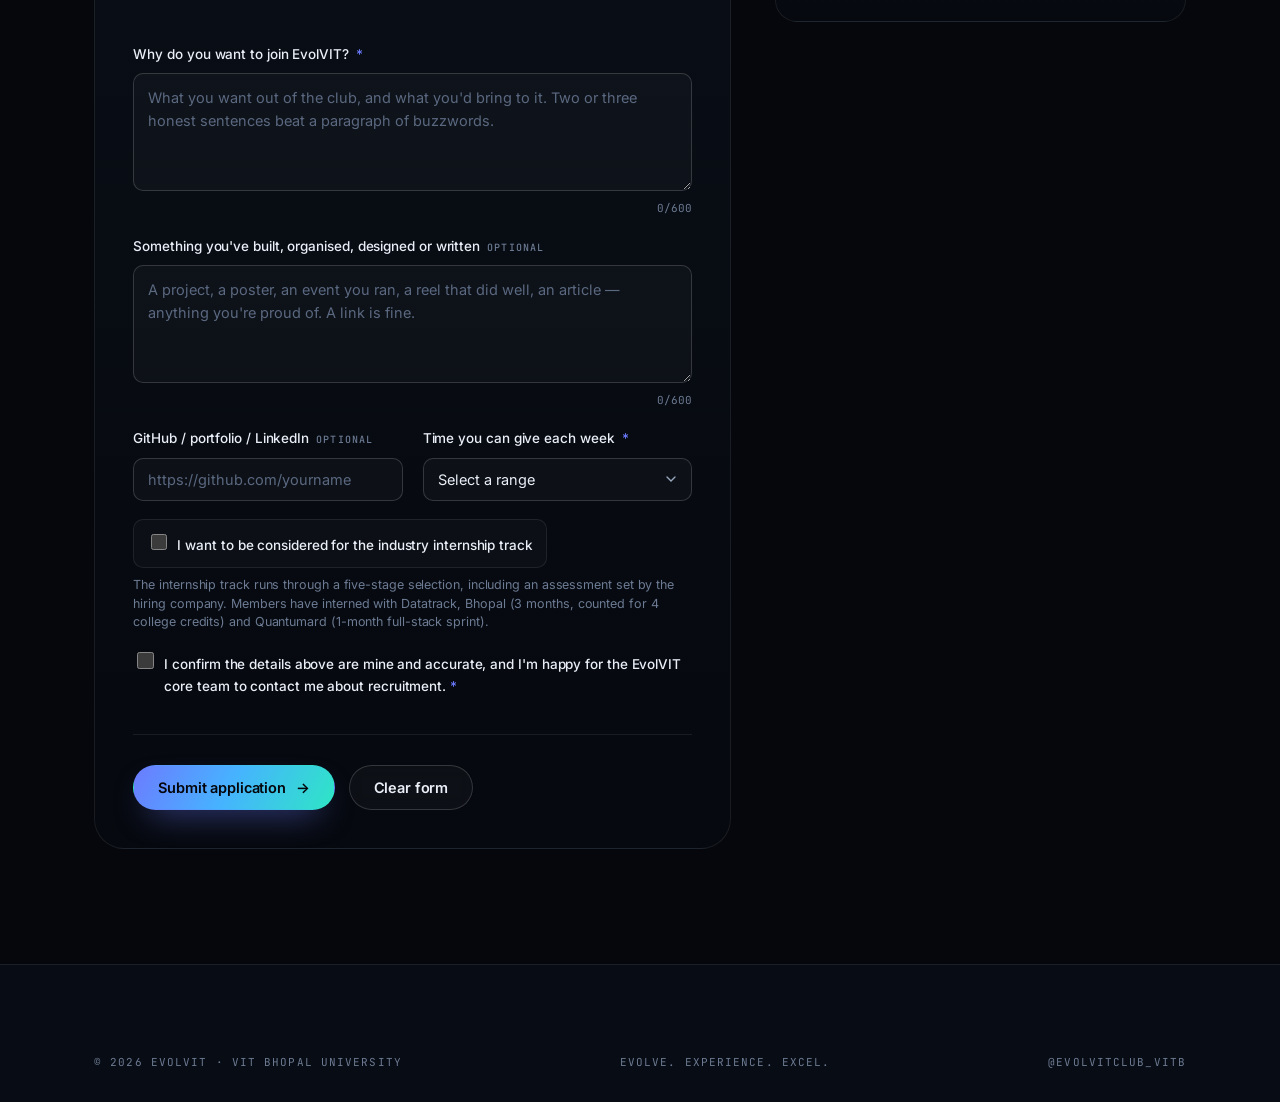
<file: apply.html>
<!DOCTYPE html>
<html lang="en">
<head>
<meta charset="utf-8" />
<meta name="viewport" content="width=device-width, initial-scale=1" />
<title>Apply to Join — EvolVIT | VIT Bhopal University</title>
<meta name="description" content="Apply to join EvolVIT, the 100th official club of VIT Bhopal University. Open to every branch and year — pick a team, tell us what you have built, and get a shot at real industry internships." />
<meta name="theme-color" content="#05070c" />
<meta name="color-scheme" content="dark" />
<meta name="robots" content="index, follow" />

<meta property="og:type" content="website" />
<meta property="og:title" content="Apply to Join EvolVIT" />
<meta property="og:description" content="Recruitment for EvolVIT — the 100th official club of VIT Bhopal University. Six teams, real projects, real internships." />
<meta property="og:site_name" content="EvolVIT" />
<meta property="og:image" content="assets/img/og-cover.jpg" />
<meta name="twitter:card" content="summary_large_image" />
<meta name="twitter:image" content="assets/img/og-cover.jpg" />

<link rel="icon" href="assets/img/favicon-64.png" sizes="64x64" />
<link rel="apple-touch-icon" href="assets/img/apple-touch-icon.png" />

<link rel="preconnect" href="https://fonts.googleapis.com" />
<link rel="preconnect" href="https://fonts.gstatic.com" crossorigin />
<link href="https://fonts.googleapis.com/css2?family=Space+Grotesk:wght@400;500;600;700&family=Inter:wght@400;500;600&family=JetBrains+Mono:wght@400;500&display=swap" rel="stylesheet" />
<link rel="stylesheet" href="assets/css/styles.css" />
<link rel="stylesheet" href="assets/css/apply.css" />
</head>
<body>
<a class="skip" href="#form">Skip to the form</a>

<!-- ============ HEADER ============ -->
<header class="header" id="header">
  <div class="wrap header__inner">
    <a class="logo" href="index.html" aria-label="EvolVIT home">
      <span class="logo__mark logo__mark--img" aria-hidden="true">
        <img src="assets/img/evolvit-logo.png" alt="" width="34" height="34" />
      </span>
      <span class="logo__text">Evol<span>VIT</span></span>
    </a>

    <nav class="nav" id="nav" aria-label="Primary">
      <a href="index.html#about">About</a>
      <a href="index.html#internship">Internships</a>
      <a href="index.html#process">Selection</a>
      <a href="index.html#teams">Teams</a>
      <a href="index.html#events">Events</a>
    </nav>

    <div class="header__cta">
      <a class="btn btn--ghost btn--sm" href="index.html">Back to site</a>
      <button class="burger" id="burger" aria-label="Open menu" aria-expanded="false" aria-controls="mobileNav">
        <span></span><span></span><span></span>
      </button>
    </div>
  </div>
</header>

<div class="mobile-nav" id="mobileNav">
  <a href="index.html#about">About</a>
  <a href="index.html#internship">Internships</a>
  <a href="index.html#process">Selection Process</a>
  <a href="index.html#teams">Our Teams</a>
  <a href="index.html#events">Events</a>
  <a class="btn btn--ghost" href="index.html">Back to site</a>
</div>

<main>
  <!-- ============ PAGE HERO ============ -->
  <section class="page-hero">
    <div class="hero__grid" aria-hidden="true"></div>
    <div class="wrap">
      <a class="back-link" href="index.html">
        <svg viewBox="0 0 24 24" fill="none" stroke="currentColor" stroke-width="2" stroke-linecap="round" stroke-linejoin="round" aria-hidden="true"><path d="m12 19-7-7 7-7"/><path d="M19 12H5"/></svg>
        Back to evolvit
      </a>
      <h1>Apply to join <span class="grad-text">EvolVIT.</span></h1>
      <p class="lead">
        Six teams, four flagship events a tenure, two industry partners, and a real shot at an
        internship on live software. Open to every branch and every year at VIT Bhopal — tell us
        where you want to build, and what you have built already.
      </p>
      <div class="chips" style="margin-top: 26px;">
        <span class="chip chip--accent">All branches</span>
        <span class="chip">All years</span>
        <span class="chip">No CGPA cutoff</span>
        <span class="chip">Takes about 5 minutes</span>
      </div>
    </div>
  </section>

  <!-- ============ FORM + SIDEBAR ============ -->
  <section class="section" style="padding-top: clamp(30px, 3.6vw, 54px);" id="form">
    <div class="wrap apply-layout">

      <!-- ---------- Form column ---------- -->
      <div>
        <div class="demo-note" role="note">
          <svg viewBox="0 0 24 24" fill="none" stroke="currentColor" stroke-width="1.8" stroke-linecap="round" stroke-linejoin="round" aria-hidden="true"><circle cx="12" cy="12" r="9"/><path d="M12 8h.01M11 12h1v4h1"/></svg>
          <span>
            <strong>Preview form.</strong> This page is a front-end demo — there is no backend yet, so
            nothing you type is sent or stored anywhere except your own browser. Before recruitment
            opens, the club should wire the form up to a Google Form, Formspree, or the club portal.
            Details are in the README.
          </span>
        </div>

        <!-- Success state (revealed after a valid submit) -->
        <div class="success" id="success" role="status" aria-live="polite" tabindex="-1">
          <div class="success__tick" aria-hidden="true">
            <svg viewBox="0 0 24 24" fill="none" stroke="currentColor" stroke-width="2.6" stroke-linecap="round" stroke-linejoin="round"><path d="M20 6 9 17l-5-5"/></svg>
          </div>
          <h2>That's everything we need.</h2>
          <p>
            Here's what you filled in. Because this is a preview build, your response was
            <strong style="color: var(--text);">not sent to the club</strong> — once the form is
            connected, a submission like this goes straight to the EvolVIT core team and you'd hear
            back on your VIT email within a week.
          </p>
          <div class="recap" id="recap"></div>
          <div style="display: flex; flex-wrap: wrap; gap: 12px; justify-content: center; margin-top: 32px;">
            <a class="btn btn--ghost" href="index.html">Back to the site</a>
            <button class="btn btn--primary" type="button" id="againBtn">Fill it in again</button>
          </div>
        </div>

        <!-- The form -->
        <form class="form-card" id="applyForm" novalidate autocomplete="on">

          <!-- 1. About you -->
          <fieldset class="fieldset">
            <legend><b>01</b> About you</legend>
            <div class="form-grid">
              <div class="field">
                <label for="name">Full name <span class="req" aria-hidden="true">*</span></label>
                <input type="text" id="name" name="name" placeholder="e.g. Aditi Singh" autocomplete="name" required />
                <span class="err" data-err>Please tell us your name.</span>
              </div>

              <div class="field">
                <label for="reg">Registration number <span class="req" aria-hidden="true">*</span></label>
                <input type="text" id="reg" name="reg" placeholder="e.g. 24BCE10123" required />
                <span class="err" data-err>Your registration number is required.</span>
              </div>

              <div class="field">
                <label for="email">VIT email <span class="req" aria-hidden="true">*</span></label>
                <input type="email" id="email" name="email" placeholder="you@vitbhopal.ac.in" autocomplete="email" required />
                <span class="err" data-err>Enter a valid email address.</span>
              </div>

              <div class="field">
                <label for="phone">Phone <span class="opt">optional</span></label>
                <input type="tel" id="phone" name="phone" placeholder="10-digit mobile" autocomplete="tel" inputmode="numeric" />
                <span class="err" data-err>That doesn't look like a 10-digit number.</span>
              </div>

              <div class="field">
                <label for="year">Year of study <span class="req" aria-hidden="true">*</span></label>
                <select id="year" name="year" required>
                  <option value="" selected disabled>Select your year</option>
                  <option>1st year</option>
                  <option>2nd year</option>
                  <option>3rd year</option>
                  <option>4th year</option>
                </select>
                <span class="err" data-err>Pick your current year.</span>
              </div>

              <div class="field">
                <label for="branch">Branch / programme <span class="req" aria-hidden="true">*</span></label>
                <input type="text" id="branch" name="branch" placeholder="e.g. B.Tech CSE" required />
                <span class="err" data-err>Tell us your branch or programme.</span>
              </div>
            </div>
          </fieldset>

          <!-- 2. Where you fit -->
          <fieldset class="fieldset">
            <legend><b>02</b> Where you fit</legend>
            <div class="form-grid">
              <div class="field">
                <label for="team1">First team preference <span class="req" aria-hidden="true">*</span></label>
                <select id="team1" name="team1" required>
                  <option value="" selected disabled>Select a team</option>
                  <option>Tech Team</option>
                  <option>Content Team</option>
                  <option>Event Management</option>
                  <option>Design Team</option>
                  <option>Social Media &amp; Photography</option>
                  <option>PR &amp; Outreach</option>
                </select>
                <span class="err" data-err>Choose the team you most want to join.</span>
              </div>

              <div class="field">
                <label for="team2">Second preference <span class="opt">optional</span></label>
                <select id="team2" name="team2">
                  <option value="" selected>No second preference</option>
                  <option>Tech Team</option>
                  <option>Content Team</option>
                  <option>Event Management</option>
                  <option>Design Team</option>
                  <option>Social Media &amp; Photography</option>
                  <option>PR &amp; Outreach</option>
                </select>
                <span class="hint">Handy if your first choice fills up for this tenure.</span>
              </div>

              <div class="field field--full">
                <label id="skillsLabel">What are you good at, or want to get good at? <span class="opt">pick any</span></label>
                <div class="checks" role="group" aria-labelledby="skillsLabel">
                  <label class="check"><input type="checkbox" name="skills" value="Web development" /> Web development</label>
                  <label class="check"><input type="checkbox" name="skills" value="Python / scripting" /> Python / scripting</label>
                  <label class="check"><input type="checkbox" name="skills" value="AI / ML" /> AI / ML</label>
                  <label class="check"><input type="checkbox" name="skills" value="App development" /> App development</label>
                  <label class="check"><input type="checkbox" name="skills" value="UI / UX design" /> UI / UX design</label>
                  <label class="check"><input type="checkbox" name="skills" value="Graphic design" /> Graphic design</label>
                  <label class="check"><input type="checkbox" name="skills" value="Video editing" /> Video editing</label>
                  <label class="check"><input type="checkbox" name="skills" value="Photography" /> Photography</label>
                  <label class="check"><input type="checkbox" name="skills" value="Writing / content" /> Writing / content</label>
                  <label class="check"><input type="checkbox" name="skills" value="Public speaking" /> Public speaking</label>
                  <label class="check"><input type="checkbox" name="skills" value="Event operations" /> Event operations</label>
                  <label class="check"><input type="checkbox" name="skills" value="Outreach / sponsorship" /> Outreach / sponsorship</label>
                </div>
              </div>
            </div>
          </fieldset>

          <!-- 3. Tell us more -->
          <fieldset class="fieldset">
            <legend><b>03</b> Tell us more</legend>
            <div class="form-grid">
              <div class="field field--full">
                <label for="why">Why do you want to join EvolVIT? <span class="req" aria-hidden="true">*</span></label>
                <textarea id="why" name="why" maxlength="600" placeholder="What you want out of the club, and what you'd bring to it. Two or three honest sentences beat a paragraph of buzzwords." required></textarea>
                <span class="counter"><span data-count-for="why">0</span>/600</span>
                <span class="err" data-err>Please write at least 40 characters.</span>
              </div>

              <div class="field field--full">
                <label for="built">Something you've built, organised, designed or written <span class="opt">optional</span></label>
                <textarea id="built" name="built" maxlength="600" placeholder="A project, a poster, an event you ran, a reel that did well, an article — anything you're proud of. A link is fine."></textarea>
                <span class="counter"><span data-count-for="built">0</span>/600</span>
              </div>

              <div class="field">
                <label for="portfolio">GitHub / portfolio / LinkedIn <span class="opt">optional</span></label>
                <input type="url" id="portfolio" name="portfolio" placeholder="https://github.com/yourname" />
                <span class="err" data-err>Include the full URL, starting with https://</span>
              </div>

              <div class="field">
                <label for="hours">Time you can give each week <span class="req" aria-hidden="true">*</span></label>
                <select id="hours" name="hours" required>
                  <option value="" selected disabled>Select a range</option>
                  <option>1–3 hours</option>
                  <option>4–6 hours</option>
                  <option>7–10 hours</option>
                  <option>More than 10 hours</option>
                </select>
                <span class="err" data-err>Give us a rough idea of your availability.</span>
              </div>

              <div class="field field--full">
                <label class="check" style="max-width: fit-content;">
                  <input type="checkbox" name="internship" value="yes" />
                  I want to be considered for the industry internship track
                </label>
                <span class="hint">
                  The internship track runs through a five-stage selection, including an assessment set
                  by the hiring company. Members have interned with Datatrack, Bhopal (3 months, counted
                  for 4 college credits) and Quantumard (1-month full-stack sprint).
                </span>
              </div>

              <div class="field field--full">
                <label class="consent">
                  <input type="checkbox" name="consent" required />
                  <span>
                    I confirm the details above are mine and accurate, and I'm happy for the EvolVIT
                    core team to contact me about recruitment. <span class="req" aria-hidden="true">*</span>
                  </span>
                </label>
                <span class="err" data-err>We need this confirmation to process an application.</span>
              </div>
            </div>

            <div class="form-actions">
              <button class="btn btn--primary" type="submit">Submit application <span class="arrow" aria-hidden="true">&rarr;</span></button>
              <button class="btn btn--ghost" type="button" id="clearBtn">Clear form</button>
              <span class="status" id="status" role="status" aria-live="polite"></span>
            </div>
          </fieldset>
        </form>
      </div>

      <!-- ---------- Sidebar ---------- -->
      <aside class="apply-side">
        <div class="side-card">
          <h3>What happens next</h3>
          <ol>
            <li>
              <div>
                <strong>You apply</strong>
                <span>This form, plus the team you want to work with.</span>
              </div>
            </li>
            <li>
              <div>
                <strong>Short conversation</strong>
                <span>A quick chat with the team leads about what you want to build.</span>
              </div>
            </li>
            <li>
              <div>
                <strong>You're in</strong>
                <span>You join a team and start on the next event cycle.</span>
              </div>
            </li>
            <li>
              <div>
                <strong>Internship track</strong>
                <span>Perform well and you're eligible for the five-stage Research Team selection.</span>
              </div>
            </li>
          </ol>
        </div>

        <div class="side-card">
          <h3>What we look for</h3>
          <ul>
            <li><svg viewBox="0 0 24 24" fill="none" stroke="currentColor" stroke-width="2" stroke-linecap="round" stroke-linejoin="round" aria-hidden="true"><path d="M20 6 9 17l-5-5"/></svg><span>People who finish what they start — deadlines here are real.</span></li>
            <li><svg viewBox="0 0 24 24" fill="none" stroke="currentColor" stroke-width="2" stroke-linecap="round" stroke-linejoin="round" aria-hidden="true"><path d="M20 6 9 17l-5-5"/></svg><span>Curiosity over credentials. First-years are welcome and encouraged.</span></li>
            <li><svg viewBox="0 0 24 24" fill="none" stroke="currentColor" stroke-width="2" stroke-linecap="round" stroke-linejoin="round" aria-hidden="true"><path d="M20 6 9 17l-5-5"/></svg><span>Something you've made, however small — a project, poster, reel or article.</span></li>
            <li><svg viewBox="0 0 24 24" fill="none" stroke="currentColor" stroke-width="2" stroke-linecap="round" stroke-linejoin="round" aria-hidden="true"><path d="M20 6 9 17l-5-5"/></svg><span>Willingness to work across teams when an event needs it.</span></li>
          </ul>
        </div>

        <div class="side-card">
          <h3>The six teams</h3>
          <div class="chips">
            <span class="chip">Tech</span>
            <span class="chip">Content</span>
            <span class="chip">Event Management</span>
            <span class="chip">Design</span>
            <span class="chip">Social Media &amp; Photography</span>
            <span class="chip">PR &amp; Outreach</span>
          </div>
          <p style="color: var(--muted); font-size: 13.6px; margin-top: 16px;">
            Not sure which one? Pick the closest and say so in your answer —
            <a href="index.html#teams" style="color: var(--aqua);">what each team owns</a>.
          </p>
        </div>

        <div class="side-card">
          <h3>Questions?</h3>
          <p style="color: var(--muted); font-size: 13.6px;">
            Message us on Instagram or LinkedIn — we answer the DMs ourselves.
          </p>
          <div class="socials">
            <a href="https://instagram.com/evolvitclub_vitb" target="_blank" rel="noopener noreferrer" aria-label="EvolVIT on Instagram">
              <svg viewBox="0 0 24 24" fill="none" stroke="currentColor" stroke-width="1.7" stroke-linecap="round" stroke-linejoin="round"><rect x="3" y="3" width="18" height="18" rx="5"/><circle cx="12" cy="12" r="3.8"/><circle cx="17.3" cy="6.7" r="1.1" fill="currentColor" stroke="none"/></svg>
            </a>
            <a href="https://www.linkedin.com/company/evolvit-club/" target="_blank" rel="noopener noreferrer" aria-label="EvolVIT on LinkedIn">
              <svg viewBox="0 0 24 24" fill="none" stroke="currentColor" stroke-width="1.7" stroke-linecap="round" stroke-linejoin="round"><path d="M4.5 9.5V19"/><circle cx="4.5" cy="5" r="1.6"/><path d="M10 19v-5.2a3.3 3.3 0 0 1 6.6 0V19"/><path d="M10 9.5V19"/></svg>
            </a>
          </div>
        </div>
      </aside>
    </div>
  </section>
</main>

<!-- ============ FOOTER ============ -->
<footer class="footer">
  <div class="wrap">
    <div class="footer__bottom" style="border-top: 0;">
      <span>&copy; <span data-year>2026</span> EvolVIT &middot; VIT Bhopal University</span>
      <span>Evolve. Experience. Excel.</span>
      <span>@evolvitclub_vitb</span>
    </div>
  </div>
</footer>

<script src="assets/js/main.js" defer></script>
<script src="assets/js/apply.js" defer></script>
</body>
</html>
</file>
<file: assets/css/styles.css>
/* ==========================================================================
   EvolVIT — VIT Bhopal University
   Organised as: tokens -> base -> layout -> components -> sections -> responsive
   ========================================================================== */

/* ---------- 1. Design tokens ---------- */
:root {
  /* Surfaces */
  --bg:         #05070c;
  --bg-soft:    #080c14;
  --surface:    #0c121c;
  --surface-2:  #111a27;
  --surface-3:  #16212f;

  /* Lines */
  --line:        rgba(255, 255, 255, 0.08);
  --line-strong: rgba(255, 255, 255, 0.16);

  /* Type */
  --text:  #e9eef7;
  --muted: #9aa8bf;
  --dim:   #6c7b93;

  /* Brand */
  --brand:     #6c7bff;
  --brand-ink: #4c5cf0;
  --aqua:      #2ee6c5;
  --warm:      #ffb357;
  --grad:      linear-gradient(118deg, #6c7bff 0%, #46b3ff 48%, #2ee6c5 100%);
  --grad-soft: linear-gradient(118deg, rgba(108,123,255,.16), rgba(46,230,197,.14));

  /* Shape & motion */
  --r-sm: 10px;
  --r-md: 16px;
  --r-lg: 22px;
  --r-xl: 30px;
  --ease: cubic-bezier(.22, .61, .36, 1);
  --shadow: 0 24px 60px -24px rgba(0, 0, 0, .85);

  /* Rhythm */
  --pad-section: clamp(76px, 9vw, 148px);
  --gutter: clamp(20px, 5vw, 64px);
  --maxw: 1220px;

  --font-display: "Space Grotesk", "Segoe UI", system-ui, sans-serif;
  --font-body: "Inter", "Segoe UI", system-ui, -apple-system, sans-serif;
  --font-mono: "JetBrains Mono", ui-monospace, Consolas, monospace;
}

/* ---------- 2. Base ---------- */
*, *::before, *::after { box-sizing: border-box; }

html {
  -webkit-text-size-adjust: 100%;
  scroll-behavior: smooth;
}

body {
  margin: 0;
  background: var(--bg);
  color: var(--text);
  font-family: var(--font-body);
  font-size: 16px;
  line-height: 1.65;
  letter-spacing: -0.005em;
  -webkit-font-smoothing: antialiased;
  overflow-x: hidden;
}

/* Ambient wash so the dark base never reads flat */
body::before {
  content: "";
  position: fixed;
  inset: 0;
  z-index: 0;
  pointer-events: none;
  background:
    radial-gradient(900px 620px at 12% -5%, rgba(108,123,255,.15), transparent 70%),
    radial-gradient(820px 560px at 92% 6%, rgba(46,230,197,.09), transparent 72%);
}

img, svg { display: block; max-width: 100%; }

h1, h2, h3, h4 {
  font-family: var(--font-display);
  font-weight: 600;
  line-height: 1.08;
  letter-spacing: -0.035em;
  margin: 0;
  text-wrap: balance;
}

p { margin: 0; text-wrap: pretty; }
ul, ol { margin: 0; padding: 0; list-style: none; }
a { color: inherit; text-decoration: none; }

:focus-visible {
  outline: 2px solid var(--aqua);
  outline-offset: 3px;
  border-radius: 4px;
}

::selection { background: rgba(108,123,255,.42); color: #fff; }

.skip {
  position: absolute;
  left: -9999px;
  top: 10px;
  z-index: 200;
  padding: 10px 16px;
  background: var(--brand);
  color: #fff;
  border-radius: var(--r-sm);
  font-weight: 600;
}
.skip:focus { left: 16px; }

/* ---------- 3. Layout primitives ---------- */
.wrap {
  width: 100%;
  max-width: var(--maxw);
  margin-inline: auto;
  padding-inline: var(--gutter);
  position: relative;
  z-index: 1;
}

section { position: relative; scroll-margin-top: 86px; }
.section { padding-block: var(--pad-section); }
.section--tight { padding-block: clamp(56px, 6vw, 96px); }

.rule { border: 0; border-top: 1px solid var(--line); margin: 0; }

.grid { display: grid; gap: clamp(16px, 2vw, 26px); }
.g-2 { grid-template-columns: repeat(2, minmax(0, 1fr)); }
.g-3 { grid-template-columns: repeat(3, minmax(0, 1fr)); }
.g-4 { grid-template-columns: repeat(4, minmax(0, 1fr)); }

/* ---------- 4. Shared components ---------- */
.eyebrow {
  display: inline-flex;
  align-items: center;
  gap: 10px;
  font-family: var(--font-mono);
  font-size: 11.5px;
  letter-spacing: .22em;
  text-transform: uppercase;
  color: var(--aqua);
  margin-bottom: 18px;
}
.eyebrow::before {
  content: "";
  width: 7px; height: 7px;
  border-radius: 50%;
  background: var(--aqua);
  box-shadow: 0 0 0 4px rgba(46,230,197,.15);
}

.section-head { max-width: 730px; margin-bottom: clamp(34px, 4vw, 58px); }
.section-head h2 { font-size: clamp(30px, 4.4vw, 52px); }
.section-head p {
  color: var(--muted);
  font-size: clamp(15px, 1.25vw, 17.5px);
  margin-top: 18px;
}
.section-head--center { margin-inline: auto; text-align: center; }
.section-head--center .eyebrow { justify-content: center; }

.grad-text {
  background: var(--grad);
  -webkit-background-clip: text;
  background-clip: text;
  color: transparent;
}

/* Buttons */
.btn {
  display: inline-flex;
  align-items: center;
  justify-content: center;
  gap: 10px;
  padding: 13px 24px;
  border: 1px solid transparent;
  border-radius: 100px;
  font-family: var(--font-body);
  font-size: 14.5px;
  font-weight: 600;
  letter-spacing: -0.01em;
  cursor: pointer;
  white-space: nowrap;
  transition: transform .25s var(--ease), box-shadow .25s var(--ease),
              background-color .25s var(--ease), border-color .25s var(--ease);
}
.btn:hover { transform: translateY(-2px); }
.btn:active { transform: translateY(0); }

.btn--primary {
  background: var(--grad);
  color: #04060b;
  box-shadow: 0 14px 34px -16px rgba(108,123,255,.9);
}
.btn--primary:hover { box-shadow: 0 20px 46px -16px rgba(108,123,255,.95); }

.btn--ghost {
  background: rgba(255,255,255,.03);
  border-color: var(--line-strong);
  color: var(--text);
  backdrop-filter: blur(8px);
}
.btn--ghost:hover { background: rgba(255,255,255,.07); border-color: rgba(108,123,255,.55); }

.btn--sm { padding: 10px 18px; font-size: 13.5px; }
.btn .arrow { transition: transform .25s var(--ease); }
.btn:hover .arrow { transform: translateX(3px); }

/* Card shell */
.card {
  position: relative;
  background: linear-gradient(180deg, var(--surface) 0%, rgba(8,12,20,.92) 100%);
  border: 1px solid var(--line);
  border-radius: var(--r-lg);
  padding: clamp(22px, 2.4vw, 32px);
  overflow: hidden;
  transition: transform .4s var(--ease), border-color .4s var(--ease);
}
.card::after {
  content: "";
  position: absolute;
  inset: 0;
  border-radius: inherit;
  background: radial-gradient(420px 220px at var(--mx, 50%) var(--my, 0%), rgba(108,123,255,.13), transparent 70%);
  opacity: 0;
  transition: opacity .45s var(--ease);
  pointer-events: none;
}
.card:hover { transform: translateY(-5px); border-color: rgba(108,123,255,.42); }
.card:hover::after { opacity: 1; }

.card h3 { font-size: clamp(18px, 1.6vw, 21px); margin-bottom: 10px; }
.card p { color: var(--muted); font-size: 14.8px; }

.icon-tile {
  width: 46px; height: 46px;
  display: grid;
  place-items: center;
  border-radius: 13px;
  background: var(--grad-soft);
  border: 1px solid rgba(108,123,255,.3);
  color: var(--aqua);
  margin-bottom: 18px;
}
.icon-tile svg { width: 21px; height: 21px; }

.chips { display: flex; flex-wrap: wrap; gap: 8px; }
.chip {
  font-family: var(--font-mono);
  font-size: 11.5px;
  padding: 5px 11px;
  border-radius: 100px;
  background: rgba(255,255,255,.045);
  border: 1px solid var(--line);
  color: var(--muted);
}
.chip--accent { color: var(--aqua); border-color: rgba(46,230,197,.3); background: rgba(46,230,197,.08); }

.badge {
  display: inline-flex;
  align-items: center;
  gap: 9px;
  padding: 7px 15px 7px 11px;
  border-radius: 100px;
  border: 1px solid rgba(108,123,255,.35);
  background: rgba(108,123,255,.1);
  font-size: 12.5px;
  font-weight: 500;
  color: #c9d2ff;
  backdrop-filter: blur(10px);
}
.badge .dot {
  width: 7px; height: 7px;
  border-radius: 50%;
  background: var(--aqua);
  box-shadow: 0 0 10px 2px rgba(46,230,197,.7);
  animation: pulse 2.4s var(--ease) infinite;
}
@keyframes pulse {
  0%, 100% { opacity: 1; transform: scale(1); }
  50%      { opacity: .45; transform: scale(.82); }
}

/* Scroll reveal */
.reveal {
  opacity: 0;
  transform: translateY(22px);
  transition: opacity .8s var(--ease), transform .8s var(--ease);
  transition-delay: var(--d, 0ms);
}
.reveal.is-in { opacity: 1; transform: none; }

/* ---------- 5. Header / nav ---------- */
.header {
  position: fixed;
  inset: 0 0 auto 0;
  z-index: 100;
  transition: background .35s var(--ease), border-color .35s var(--ease), backdrop-filter .35s var(--ease);
  border-bottom: 1px solid transparent;
}
.header.is-stuck {
  background: rgba(5, 7, 12, .76);
  backdrop-filter: blur(18px) saturate(140%);
  border-bottom-color: var(--line);
}
.header__inner {
  display: flex;
  align-items: center;
  justify-content: space-between;
  gap: 24px;
  height: 72px;
}

.logo { display: inline-flex; align-items: center; gap: 11px; }
.logo__mark {
  width: 34px; height: 34px;
  border-radius: 10px;
  background: var(--grad);
  display: grid;
  place-items: center;
  font-family: var(--font-display);
  font-weight: 700;
  font-size: 16px;
  color: #04060b;
  box-shadow: 0 10px 26px -12px rgba(108,123,255,.9);
  flex: none;
}
.logo__text {
  font-family: var(--font-display);
  font-size: 19px;
  font-weight: 600;
  letter-spacing: -0.04em;
}
.logo__text span { color: var(--aqua); }

.nav { display: flex; align-items: center; gap: 4px; }
.nav a {
  position: relative;
  padding: 8px 13px;
  border-radius: 100px;
  font-size: 14px;
  font-weight: 500;
  color: var(--muted);
  transition: color .25s var(--ease), background .25s var(--ease);
}
.nav a:hover { color: var(--text); background: rgba(255,255,255,.05); }
.nav a.is-active { color: var(--text); }
.nav a.is-active::after {
  content: "";
  position: absolute;
  left: 13px; right: 13px; bottom: 1px;
  height: 2px;
  border-radius: 2px;
  background: var(--grad);
}

.header__cta { display: flex; align-items: center; gap: 10px; }

.burger {
  display: none;
  width: 42px; height: 42px;
  border-radius: 12px;
  border: 1px solid var(--line-strong);
  background: rgba(255,255,255,.04);
  cursor: pointer;
  padding: 0;
  place-items: center;
}
.burger span {
  display: block;
  width: 17px; height: 1.6px;
  background: var(--text);
  border-radius: 2px;
  transition: transform .3s var(--ease), opacity .25s var(--ease);
}
.burger span + span { margin-top: 4.5px; }
.burger[aria-expanded="true"] span:nth-child(1) { transform: translateY(6px) rotate(45deg); }
.burger[aria-expanded="true"] span:nth-child(2) { opacity: 0; }
.burger[aria-expanded="true"] span:nth-child(3) { transform: translateY(-6px) rotate(-45deg); }

.mobile-nav {
  display: none;
  position: fixed;
  inset: 72px 0 auto 0;
  z-index: 99;
  background: rgba(5, 7, 12, .97);
  backdrop-filter: blur(20px);
  border-bottom: 1px solid var(--line);
  padding: 18px var(--gutter) 28px;
}
.mobile-nav.is-open { display: block; }
.mobile-nav a {
  display: block;
  padding: 13px 2px;
  font-family: var(--font-display);
  font-size: 19px;
  border-bottom: 1px solid var(--line);
  color: var(--text);
}
.mobile-nav .btn { margin-top: 22px; width: 100%; }

/* ---------- 6. Hero ---------- */
.hero {
  position: relative;
  padding-top: clamp(128px, 16vh, 186px);
  padding-bottom: clamp(60px, 8vw, 104px);
  overflow: hidden;
}
.hero__grid {
  position: absolute;
  inset: 0;
  z-index: 0;
  background-image:
    linear-gradient(to right, rgba(255,255,255,.045) 1px, transparent 1px),
    linear-gradient(to bottom, rgba(255,255,255,.045) 1px, transparent 1px);
  background-size: 66px 66px;
  mask-image: radial-gradient(120% 85% at 50% 0%, #000 25%, transparent 78%);
  -webkit-mask-image: radial-gradient(120% 85% at 50% 0%, #000 25%, transparent 78%);
}
#net {
  position: absolute;
  inset: 0;
  z-index: 0;
  width: 100%;
  height: 100%;
  opacity: .55;
}
.hero__inner {
  display: grid;
  grid-template-columns: minmax(0, 1.08fr) minmax(0, .92fr);
  gap: clamp(32px, 5vw, 68px);
  align-items: center;
}
.hero h1 {
  font-size: clamp(42px, 7.2vw, 82px);
  margin: 22px 0 0;
  letter-spacing: -0.045em;
}
.hero__sub {
  color: var(--muted);
  font-size: clamp(16px, 1.45vw, 18.5px);
  margin-top: 24px;
  max-width: 56ch;
}
.hero__actions { display: flex; flex-wrap: wrap; gap: 12px; margin-top: 34px; }
.hero__meta {
  display: flex;
  flex-wrap: wrap;
  align-items: center;
  gap: 10px 20px;
  margin-top: 34px;
  font-family: var(--font-mono);
  font-size: 11.5px;
  letter-spacing: .16em;
  text-transform: uppercase;
  color: var(--dim);
}
.hero__meta span { display: inline-flex; align-items: center; gap: 9px; }
.hero__meta span::before {
  content: "";
  width: 4px; height: 4px;
  border-radius: 50%;
  background: var(--brand);
}

/* Terminal card */
.term {
  background: linear-gradient(180deg, rgba(17,26,39,.95), rgba(8,12,20,.95));
  border: 1px solid var(--line-strong);
  border-radius: var(--r-lg);
  box-shadow: var(--shadow);
  overflow: hidden;
  font-family: var(--font-mono);
  font-size: 13px;
  backdrop-filter: blur(12px);
}
.term__bar {
  display: flex;
  align-items: center;
  gap: 7px;
  padding: 12px 16px;
  border-bottom: 1px solid var(--line);
  background: rgba(255,255,255,.025);
}
.term__bar i {
  width: 10px; height: 10px;
  border-radius: 50%;
  background: #2a3546;
}
.term__bar i:nth-child(1) { background: #ff6b6b; }
.term__bar i:nth-child(2) { background: var(--warm); }
.term__bar i:nth-child(3) { background: var(--aqua); }
.term__bar em {
  margin-left: auto;
  font-style: normal;
  font-size: 11px;
  color: var(--dim);
  letter-spacing: .04em;
}
.term__body { padding: 20px 18px 24px; line-height: 1.95; }
.term__line { color: var(--muted); white-space: pre-wrap; word-break: break-word; }
.term__line .p { color: var(--brand); }
.term__line .k { color: var(--aqua); }
.term__line .c { color: var(--dim); }
.term__line .s { color: var(--warm); }
.term__out { color: var(--text); }
.caret {
  display: inline-block;
  width: 8px;
  height: 15px;
  vertical-align: -2px;
  background: var(--aqua);
  animation: blink 1.05s steps(2, start) infinite;
}
@keyframes blink { 50% { opacity: 0; } }

/* ---------- 7. Marquee ---------- */
.marquee {
  border-block: 1px solid var(--line);
  background: rgba(255,255,255,.015);
  padding: 16px 0;
  overflow: hidden;
  position: relative;
  z-index: 1;
  mask-image: linear-gradient(to right, transparent, #000 8%, #000 92%, transparent);
  -webkit-mask-image: linear-gradient(to right, transparent, #000 8%, #000 92%, transparent);
}
.marquee__track {
  display: flex;
  gap: 46px;
  width: max-content;
  animation: slide 34s linear infinite;
}
.marquee:hover .marquee__track { animation-play-state: paused; }
.marquee__track b {
  font-family: var(--font-display);
  font-size: 15px;
  font-weight: 500;
  letter-spacing: -0.01em;
  color: var(--dim);
  display: inline-flex;
  align-items: center;
  gap: 46px;
  white-space: nowrap;
}
.marquee__track b::after {
  content: "";
  width: 5px; height: 5px;
  border-radius: 50%;
  background: var(--brand);
  opacity: .75;
}
@keyframes slide { to { transform: translateX(-50%); } }

/* ---------- 8. Stats ---------- */
.stats { display: grid; grid-template-columns: repeat(4, minmax(0, 1fr)); gap: 1px; background: var(--line); border: 1px solid var(--line); border-radius: var(--r-lg); overflow: hidden; }
.stat { background: var(--bg-soft); padding: clamp(24px, 3vw, 38px) clamp(20px, 2.4vw, 30px); }
.stat__num {
  font-family: var(--font-display);
  font-size: clamp(34px, 4.4vw, 52px);
  font-weight: 600;
  letter-spacing: -0.05em;
  line-height: 1;
  background: var(--grad);
  -webkit-background-clip: text;
  background-clip: text;
  color: transparent;
}
.stat__label {
  margin-top: 14px;
  font-family: var(--font-mono);
  font-size: 11px;
  letter-spacing: .17em;
  text-transform: uppercase;
  color: var(--dim);
  line-height: 1.7;
}

/* ---------- 9. About ---------- */
.about__top {
  display: grid;
  grid-template-columns: minmax(0, 1fr) minmax(0, 1fr);
  gap: clamp(30px, 5vw, 72px);
  align-items: start;
}
.quote {
  position: relative;
  border-left: 2px solid transparent;
  border-image: var(--grad) 1;
  padding: 4px 0 4px 24px;
  margin-top: 30px;
}
.quote p {
  font-family: var(--font-display);
  font-size: clamp(19px, 2vw, 25px);
  line-height: 1.34;
  letter-spacing: -0.03em;
  color: var(--text);
}
.quote cite {
  display: block;
  margin-top: 14px;
  font-style: normal;
  font-family: var(--font-mono);
  font-size: 11.5px;
  letter-spacing: .16em;
  text-transform: uppercase;
  color: var(--dim);
}
.lead { color: var(--muted); font-size: clamp(15.5px, 1.3vw, 17px); }
.lead + .lead { margin-top: 18px; }

/* ---------- 10. Offer cards (what you get) ---------- */
.offer h3 { display: flex; align-items: center; gap: 10px; }
.offer__no {
  font-family: var(--font-mono);
  font-size: 11px;
  color: var(--brand);
  letter-spacing: .1em;
}

/* ---------- 11. Internship / partners ---------- */
.panel {
  border: 1px solid var(--line);
  border-radius: var(--r-xl);
  background:
    radial-gradient(800px 400px at 0% 0%, rgba(108,123,255,.1), transparent 62%),
    linear-gradient(180deg, var(--surface) 0%, rgba(6,9,15,.96) 100%);
  padding: clamp(26px, 3.4vw, 48px);
  overflow: hidden;
}
.panel--aqua {
  background:
    radial-gradient(800px 400px at 100% 0%, rgba(46,230,197,.1), transparent 62%),
    linear-gradient(180deg, var(--surface) 0%, rgba(6,9,15,.96) 100%);
}
.panel__head {
  display: flex;
  flex-wrap: wrap;
  align-items: baseline;
  justify-content: space-between;
  gap: 14px;
  padding-bottom: 22px;
  border-bottom: 1px solid var(--line);
  margin-bottom: 24px;
}
.panel__head h3 { font-size: clamp(22px, 2.4vw, 30px); }
.panel__head .chip { flex: none; }

.proj-list { display: grid; gap: 10px; margin-top: 4px; }
.proj {
  display: flex;
  align-items: center;
  gap: 14px;
  padding: 14px 16px;
  border: 1px solid var(--line);
  border-radius: var(--r-md);
  background: rgba(255,255,255,.022);
  transition: border-color .3s var(--ease), background .3s var(--ease), transform .3s var(--ease);
}
.proj:hover { border-color: rgba(46,230,197,.4); background: rgba(46,230,197,.05); transform: translateX(3px); }
.proj__no {
  font-family: var(--font-mono);
  font-size: 11px;
  color: var(--brand);
  flex: none;
}
.proj__name { font-weight: 500; font-size: 14.8px; flex: 1 1 auto; min-width: 0; }
.proj__tag {
  font-family: var(--font-mono);
  font-size: 11px;
  color: var(--dim);
  flex: none;
}
.proj a.proj__tag { color: var(--aqua); }

.note {
  display: flex;
  gap: 12px;
  align-items: flex-start;
  margin-top: 22px;
  padding: 14px 16px;
  border-radius: var(--r-md);
  background: rgba(255,179,87,.07);
  border: 1px solid rgba(255,179,87,.26);
  color: #ffd9a8;
  font-size: 13.8px;
}
.note svg { width: 17px; height: 17px; flex: none; margin-top: 3px; color: var(--warm); }

/* ---------- 12. Process timeline ---------- */
.steps { position: relative; display: grid; gap: 0; }
.steps::before {
  content: "";
  position: absolute;
  left: 23px;
  top: 12px;
  bottom: 30px;
  width: 1px;
  background: linear-gradient(180deg, var(--brand), rgba(46,230,197,.5), transparent);
}
.step {
  display: grid;
  grid-template-columns: 48px minmax(0, 1fr);
  gap: clamp(16px, 2.4vw, 30px);
  padding-bottom: clamp(26px, 3vw, 40px);
  align-items: start;
}
.step:last-child { padding-bottom: 0; }
.step__dot {
  position: relative;
  z-index: 1;
  width: 47px; height: 47px;
  border-radius: 50%;
  display: grid;
  place-items: center;
  font-family: var(--font-mono);
  font-size: 13px;
  font-weight: 500;
  color: var(--text);
  background: var(--surface-2);
  border: 1px solid var(--line-strong);
  transition: border-color .35s var(--ease), color .35s var(--ease), box-shadow .35s var(--ease);
}
.step:hover .step__dot {
  border-color: var(--aqua);
  color: var(--aqua);
  box-shadow: 0 0 0 5px rgba(46,230,197,.1);
}
.step h3 { font-size: clamp(18px, 1.8vw, 22px); margin-bottom: 8px; padding-top: 9px; }
.step p { color: var(--muted); font-size: 14.8px; max-width: 64ch; }

/* ---------- 13. Teams ---------- */
.team-card { display: flex; flex-direction: column; }
.team-card .icon-tile { margin-bottom: 20px; }
.team-card h3 { margin-bottom: 10px; }

/* ---------- 14. Events ---------- */
.event {
  display: grid;
  grid-template-columns: minmax(0, 1.45fr) minmax(0, 1fr);
  gap: clamp(24px, 3.4vw, 52px);
  align-items: start;
  padding: clamp(26px, 3.2vw, 44px);
  border: 1px solid var(--line);
  border-radius: var(--r-xl);
  background: linear-gradient(180deg, var(--surface) 0%, rgba(6,9,15,.95) 100%);
  transition: border-color .4s var(--ease);
}
.event:hover { border-color: rgba(108,123,255,.34); }
.event__tag {
  display: inline-flex;
  align-items: center;
  gap: 8px;
  font-family: var(--font-mono);
  font-size: 11px;
  letter-spacing: .18em;
  text-transform: uppercase;
  color: var(--brand);
  margin-bottom: 14px;
}
.event h3 { font-size: clamp(26px, 3.2vw, 40px); }
.event__body { color: var(--muted); font-size: 15px; margin-top: 18px; }
.event__body + .event__body { margin-top: 14px; }
.event__aside {
  border: 1px solid var(--line);
  border-radius: var(--r-lg);
  background: rgba(255,255,255,.022);
  padding: clamp(18px, 2vw, 24px);
}
.event__aside h4 {
  font-family: var(--font-mono);
  font-size: 11px;
  font-weight: 500;
  letter-spacing: .18em;
  text-transform: uppercase;
  color: var(--dim);
  margin-bottom: 16px;
}
.winners { display: grid; gap: 2px; }
.winner {
  display: flex;
  align-items: center;
  gap: 13px;
  padding: 13px 2px;
  border-bottom: 1px solid var(--line);
}
.winner:last-child { border-bottom: 0; }
.winner__pos {
  width: 26px; height: 26px;
  flex: none;
  border-radius: 8px;
  display: grid;
  place-items: center;
  font-family: var(--font-mono);
  font-size: 11.5px;
  background: rgba(255,255,255,.05);
  border: 1px solid var(--line);
  color: var(--muted);
}
.winner:first-child .winner__pos {
  background: var(--grad);
  border-color: transparent;
  color: #04060b;
  font-weight: 700;
}
.winner__name { display: block; font-size: 14.2px; font-weight: 500; line-height: 1.4; }
.winner__meta {
  display: block;
  font-family: var(--font-mono);
  font-size: 10px;
  letter-spacing: .14em;
  text-transform: uppercase;
  color: var(--dim);
  margin-top: 6px;
}
.mini-steps { display: grid; gap: 14px; }
.mini-step { display: grid; grid-template-columns: 26px 1fr; gap: 13px; align-items: start; }
.mini-step b {
  font-family: var(--font-mono);
  font-size: 11.5px;
  color: var(--brand);
  padding-top: 3px;
}
.mini-step span { font-size: 14px; color: var(--muted); }
.mini-step span strong { color: var(--text); font-weight: 600; display: block; }

.facts { display: grid; gap: 12px; margin-top: 22px; }
.fact {
  display: flex;
  gap: 11px;
  align-items: flex-start;
  font-size: 14.3px;
  color: var(--muted);
}
.fact svg { width: 16px; height: 16px; flex: none; margin-top: 4px; color: var(--aqua); }

/* ---------- 15. Join / CTA ---------- */
.cta {
  position: relative;
  border: 1px solid rgba(108,123,255,.3);
  border-radius: var(--r-xl);
  padding: clamp(34px, 5vw, 68px);
  text-align: center;
  overflow: hidden;
  background:
    radial-gradient(700px 320px at 50% 0%, rgba(108,123,255,.22), transparent 70%),
    linear-gradient(180deg, rgba(17,26,39,.9), rgba(6,9,15,.95));
}
.cta h2 { font-size: clamp(30px, 4.6vw, 54px); }
.cta p { color: var(--muted); max-width: 58ch; margin: 20px auto 0; font-size: clamp(15px, 1.3vw, 17px); }
.cta__actions { display: flex; flex-wrap: wrap; gap: 12px; justify-content: center; margin-top: 34px; }

.faq { display: grid; gap: 10px; max-width: 860px; margin-inline: auto; }
details.qa {
  border: 1px solid var(--line);
  border-radius: var(--r-md);
  background: rgba(255,255,255,.022);
  padding: 0 20px;
  transition: border-color .3s var(--ease), background .3s var(--ease);
}
details.qa[open] { border-color: rgba(108,123,255,.35); background: rgba(108,123,255,.05); }
details.qa summary {
  list-style: none;
  cursor: pointer;
  padding: 18px 0;
  display: flex;
  align-items: center;
  justify-content: space-between;
  gap: 18px;
  font-family: var(--font-display);
  font-size: clamp(15.5px, 1.5vw, 17.5px);
  font-weight: 500;
  letter-spacing: -0.02em;
}
details.qa summary::-webkit-details-marker { display: none; }
details.qa summary::after {
  content: "+";
  font-family: var(--font-mono);
  font-size: 19px;
  color: var(--aqua);
  flex: none;
  transition: transform .3s var(--ease);
}
details.qa[open] summary::after { content: "\2212"; transform: rotate(180deg); }
details.qa p { color: var(--muted); font-size: 14.8px; padding-bottom: 20px; max-width: 72ch; }

/* ---------- 16. Footer ---------- */
.footer {
  border-top: 1px solid var(--line);
  background: var(--bg-soft);
  padding-top: clamp(46px, 5vw, 76px);
  position: relative;
  z-index: 1;
}
.footer__top {
  display: grid;
  grid-template-columns: minmax(0, 1.4fr) repeat(2, minmax(0, 1fr));
  gap: clamp(28px, 4vw, 56px);
  padding-bottom: clamp(34px, 4vw, 54px);
}
.footer p { color: var(--muted); font-size: 14.5px; max-width: 42ch; margin-top: 16px; }
.footer h4 {
  font-family: var(--font-mono);
  font-size: 11px;
  font-weight: 500;
  letter-spacing: .18em;
  text-transform: uppercase;
  color: var(--dim);
  margin-bottom: 16px;
}
.footer__links { display: grid; gap: 11px; }
.footer__links a { color: var(--muted); font-size: 14.4px; transition: color .25s var(--ease); width: fit-content; }
.footer__links a:hover { color: var(--aqua); }
.socials { display: flex; gap: 10px; margin-top: 20px; }
.socials a {
  width: 40px; height: 40px;
  border-radius: 12px;
  display: grid;
  place-items: center;
  border: 1px solid var(--line-strong);
  background: rgba(255,255,255,.03);
  color: var(--muted);
  transition: all .25s var(--ease);
}
.socials a:hover { color: var(--aqua); border-color: rgba(46,230,197,.45); transform: translateY(-2px); }
.socials svg { width: 18px; height: 18px; }
.footer__bottom {
  border-top: 1px solid var(--line);
  padding-block: 24px 30px;
  display: flex;
  flex-wrap: wrap;
  gap: 10px 24px;
  justify-content: space-between;
  align-items: center;
  font-family: var(--font-mono);
  font-size: 11px;
  letter-spacing: .1em;
  text-transform: uppercase;
  color: var(--dim);
}

/* Back to top */
.totop {
  position: fixed;
  right: 22px; bottom: 22px;
  z-index: 90;
  width: 44px; height: 44px;
  border-radius: 50%;
  display: grid;
  place-items: center;
  border: 1px solid var(--line-strong);
  background: rgba(12,18,28,.88);
  backdrop-filter: blur(10px);
  color: var(--text);
  cursor: pointer;
  opacity: 0;
  transform: translateY(12px);
  pointer-events: none;
  transition: opacity .3s var(--ease), transform .3s var(--ease), border-color .3s var(--ease);
}
.totop.is-on { opacity: 1; transform: none; pointer-events: auto; }
.totop:hover { border-color: var(--aqua); color: var(--aqua); }
.totop svg { width: 17px; height: 17px; }

/* ---------- 17. Responsive ---------- */
@media (max-width: 1080px) {
  .hero__inner { grid-template-columns: 1fr; }
  .term { max-width: 560px; }
  .g-4 { grid-template-columns: repeat(2, minmax(0, 1fr)); }
  .event { grid-template-columns: 1fr; }
  .footer__top { grid-template-columns: 1fr 1fr; }
}

@media (max-width: 860px) {
  .nav, .header__cta .btn { display: none; }
  .burger { display: grid; }
  .g-3 { grid-template-columns: repeat(2, minmax(0, 1fr)); }
  .about__top { grid-template-columns: 1fr; }
  .stats { grid-template-columns: repeat(2, minmax(0, 1fr)); }
}

@media (max-width: 620px) {
  .g-2, .g-3, .g-4 { grid-template-columns: 1fr; }
  .footer__top { grid-template-columns: 1fr; }
  .hero h1 { font-size: clamp(36px, 10vw, 52px); }
  .step { grid-template-columns: 40px minmax(0, 1fr); }
  .steps::before { left: 19px; }
  .step__dot { width: 40px; height: 40px; font-size: 12px; }
  .hero__actions .btn { flex: 1 1 100%; }
  .panel__head { flex-direction: column; align-items: flex-start; }
}

/* ---------- 18. Logo mark using the club logo ---------- */
.logo__mark--img {
  background: #000;
  padding: 0;
  overflow: hidden;
  border-radius: 50%;
  border: 1px solid var(--line-strong);
  box-shadow: 0 8px 22px -12px rgba(108,123,255,.8);
}
.logo__mark--img img { width: 100%; height: 100%; object-fit: cover; }

.footer__logo {
  width: 86px; height: 86px;
  border-radius: 50%;
  overflow: hidden;
  border: 1px solid var(--line-strong);
  background: #000;
  margin-bottom: 20px;
}
.footer__logo img { width: 100%; height: 100%; object-fit: cover; }

/* ---------- 19. Event photo strips ---------- */
.shots {
  display: grid;
  grid-template-columns: repeat(3, minmax(0, 1fr));
  gap: 10px;
  margin-top: 26px;
}
.shot {
  position: relative;
  padding: 0;
  border: 1px solid var(--line);
  border-radius: 14px;
  overflow: hidden;
  background: var(--surface-2);
  cursor: zoom-in;
  aspect-ratio: 4 / 3;
  transition: transform .35s var(--ease), border-color .35s var(--ease);
}
.shot img {
  width: 100%; height: 100%;
  object-fit: cover;
  filter: saturate(.92) contrast(1.02);
  transition: transform .55s var(--ease), filter .35s var(--ease);
}
.shot:hover { transform: translateY(-3px); border-color: rgba(46,230,197,.45); }
.shot:hover img { transform: scale(1.06); filter: none; }
.shot figcaption {
  position: absolute;
  inset: auto 0 0 0;
  padding: 18px 10px 8px;
  font-family: var(--font-mono);
  font-size: 9.5px;
  letter-spacing: .12em;
  text-transform: uppercase;
  color: #dbe4f2;
  text-align: left;
  background: linear-gradient(to top, rgba(3,5,9,.92), transparent);
  pointer-events: none;
}

/* ---------- 20. Lightbox ---------- */
.lightbox {
  position: fixed;
  inset: 0;
  z-index: 300;
  display: none;
  place-items: center;
  padding: clamp(16px, 4vw, 54px);
  background: rgba(3, 5, 9, .9);
  backdrop-filter: blur(10px);
}
.lightbox.is-open { display: grid; animation: lbIn .28s var(--ease); }
@keyframes lbIn { from { opacity: 0; } to { opacity: 1; } }
.lightbox__figure { margin: 0; max-width: min(1080px, 100%); }
.lightbox__figure img {
  width: 100%;
  max-height: 78vh;
  object-fit: contain;
  border-radius: var(--r-lg);
  border: 1px solid var(--line-strong);
  box-shadow: var(--shadow);
}
.lightbox__figure figcaption {
  margin-top: 16px;
  text-align: center;
  font-family: var(--font-mono);
  font-size: 11.5px;
  letter-spacing: .12em;
  text-transform: uppercase;
  color: var(--muted);
}
.lightbox__close {
  position: absolute;
  top: 18px; right: 20px;
  width: 44px; height: 44px;
  border-radius: 50%;
  border: 1px solid var(--line-strong);
  background: rgba(255,255,255,.05);
  color: var(--text);
  font-size: 24px;
  line-height: 1;
  cursor: pointer;
  transition: all .25s var(--ease);
}
.lightbox__close:hover { border-color: var(--aqua); color: var(--aqua); }

@media (max-width: 620px) {
  .shots { grid-template-columns: repeat(2, minmax(0, 1fr)); }
}
</file>
<file: assets/css/apply.css>
/* ==========================================================================
   EvolVIT — Apply page
   Loaded after styles.css; reuses its tokens.
   ========================================================================== */

.page-hero {
  padding-top: clamp(116px, 14vh, 168px);
  padding-bottom: clamp(30px, 4vw, 52px);
  position: relative;
  overflow: hidden;
}
.page-hero h1 { font-size: clamp(34px, 5.6vw, 62px); margin-top: 20px; }
.page-hero .lead { margin-top: 22px; max-width: 62ch; }

.back-link {
  display: inline-flex;
  align-items: center;
  gap: 8px;
  font-family: var(--font-mono);
  font-size: 11.5px;
  letter-spacing: .16em;
  text-transform: uppercase;
  color: var(--dim);
  transition: color .25s var(--ease);
}
.back-link:hover { color: var(--aqua); }
.back-link svg { width: 14px; height: 14px; }

.apply-layout {
  display: grid;
  grid-template-columns: minmax(0, 1.55fr) minmax(0, 1fr);
  gap: clamp(26px, 3.4vw, 46px);
  align-items: start;
}
.apply-side { position: sticky; top: 96px; display: grid; gap: clamp(16px, 2vw, 22px); }

/* ---------- Demo notice ---------- */
.demo-note {
  display: flex;
  gap: 13px;
  align-items: flex-start;
  padding: 16px 18px;
  border-radius: var(--r-md);
  border: 1px solid rgba(255, 179, 87, .3);
  background: rgba(255, 179, 87, .08);
  color: #ffd9a8;
  font-size: 14px;
  line-height: 1.6;
  margin-bottom: clamp(22px, 2.6vw, 30px);
}
.demo-note svg { width: 18px; height: 18px; flex: none; margin-top: 3px; color: var(--warm); }
.demo-note strong { color: #ffe6c4; }

/* ---------- Form shell ---------- */
.form-card {
  border: 1px solid var(--line);
  border-radius: var(--r-xl);
  background: linear-gradient(180deg, var(--surface) 0%, rgba(6, 9, 15, .96) 100%);
  padding: clamp(22px, 3vw, 42px);
}

.fieldset { border: 0; padding: 0; margin: 0; }
.fieldset + .fieldset {
  margin-top: clamp(30px, 3.4vw, 44px);
  padding-top: clamp(26px, 3vw, 36px);
  border-top: 1px solid var(--line);
}
.fieldset legend {
  display: flex;
  align-items: center;
  gap: 12px;
  font-family: var(--font-mono);
  font-size: 11px;
  letter-spacing: .2em;
  text-transform: uppercase;
  color: var(--aqua);
  padding: 0;
  margin-bottom: 22px;
}
.fieldset legend b { font-weight: 500; color: var(--dim); }

.form-grid { display: grid; grid-template-columns: repeat(2, minmax(0, 1fr)); gap: 18px 20px; }
.field { display: grid; gap: 8px; align-content: start; }
.field--full { grid-column: 1 / -1; }

.field label {
  font-size: 13.5px;
  font-weight: 500;
  color: var(--text);
  display: flex;
  align-items: baseline;
  gap: 7px;
}
.field label .req { color: var(--brand); }
.field label .opt {
  font-family: var(--font-mono);
  font-size: 10px;
  letter-spacing: .12em;
  text-transform: uppercase;
  color: var(--dim);
}
.field .hint { font-size: 12.5px; color: var(--dim); line-height: 1.5; }

.field input[type="text"],
.field input[type="email"],
.field input[type="tel"],
.field input[type="url"],
.field select,
.field textarea {
  width: 100%;
  font-family: var(--font-body);
  font-size: 14.5px;
  color: var(--text);
  background: rgba(255, 255, 255, .028);
  border: 1px solid var(--line-strong);
  border-radius: var(--r-sm);
  padding: 12px 14px;
  appearance: none;
  transition: border-color .25s var(--ease), background .25s var(--ease), box-shadow .25s var(--ease);
}
.field textarea { min-height: 118px; resize: vertical; line-height: 1.6; }
.field select {
  cursor: pointer;
  padding-right: 38px;
  background-image: url("data:image/svg+xml,%3Csvg xmlns='http://www.w3.org/2000/svg' viewBox='0 0 24 24' fill='none' stroke='%239aa8bf' stroke-width='2' stroke-linecap='round'%3E%3Cpath d='m6 9 6 6 6-6'/%3E%3C/svg%3E");
  background-repeat: no-repeat;
  background-position: right 12px center;
  background-size: 16px;
}
.field select option { background: #0c121c; color: var(--text); }

.field input:hover, .field select:hover, .field textarea:hover { border-color: rgba(255, 255, 255, .24); }
.field input:focus, .field select:focus, .field textarea:focus {
  outline: none;
  border-color: var(--brand);
  background: rgba(108, 123, 255, .06);
  box-shadow: 0 0 0 3px rgba(108, 123, 255, .16);
}
.field input::placeholder, .field textarea::placeholder { color: #5a6880; }

.field .err { font-size: 12.5px; color: #ff9a9a; display: none; }
.field.is-invalid input,
.field.is-invalid select,
.field.is-invalid textarea { border-color: rgba(255, 107, 107, .7); background: rgba(255, 107, 107, .06); }
.field.is-invalid .err { display: block; }

.counter { font-family: var(--font-mono); font-size: 11px; color: var(--dim); text-align: right; }

/* ---------- Checkbox groups ---------- */
.checks { display: grid; grid-template-columns: repeat(3, minmax(0, 1fr)); gap: 10px; }
.check {
  display: flex;
  align-items: center;
  gap: 10px;
  padding: 11px 13px;
  border: 1px solid var(--line);
  border-radius: var(--r-sm);
  background: rgba(255, 255, 255, .022);
  font-size: 13.6px;
  cursor: pointer;
  transition: border-color .25s var(--ease), background .25s var(--ease);
}
.check:hover { border-color: rgba(108, 123, 255, .45); }
.check input { accent-color: var(--brand); width: 16px; height: 16px; flex: none; cursor: pointer; }
.check:has(input:checked) { border-color: rgba(46, 230, 197, .5); background: rgba(46, 230, 197, .07); }
.check:has(input:focus-visible) { outline: 2px solid var(--aqua); outline-offset: 2px; }

.consent {
  display: flex;
  gap: 12px;
  align-items: flex-start;
  font-size: 13.8px;
  color: var(--muted);
  line-height: 1.62;
  cursor: pointer;
}
.consent input { accent-color: var(--brand); width: 17px; height: 17px; flex: none; margin-top: 2px; cursor: pointer; }

.form-actions {
  display: flex;
  flex-wrap: wrap;
  align-items: center;
  gap: 14px;
  margin-top: clamp(26px, 3vw, 36px);
  padding-top: clamp(22px, 2.6vw, 30px);
  border-top: 1px solid var(--line);
}
.form-actions .status {
  font-family: var(--font-mono);
  font-size: 11px;
  letter-spacing: .12em;
  text-transform: uppercase;
  color: var(--dim);
}
.form-actions .status.is-warn { color: #ff9a9a; }

/* ---------- Success state ---------- */
.success {
  display: none;
  text-align: center;
  padding: clamp(34px, 5vw, 64px) clamp(20px, 3vw, 40px);
  border: 1px solid rgba(46, 230, 197, .34);
  border-radius: var(--r-xl);
  background:
    radial-gradient(600px 280px at 50% 0%, rgba(46, 230, 197, .16), transparent 70%),
    linear-gradient(180deg, rgba(17, 26, 39, .92), rgba(6, 9, 15, .96));
}
.success.is-on { display: block; animation: fadeUp .45s var(--ease); }
@keyframes fadeUp { from { opacity: 0; transform: translateY(14px); } to { opacity: 1; transform: none; } }

.success__tick {
  width: 62px; height: 62px;
  margin: 0 auto 24px;
  border-radius: 50%;
  display: grid;
  place-items: center;
  background: var(--grad);
  color: #04060b;
}
.success__tick svg { width: 30px; height: 30px; }
.success h2 { font-size: clamp(25px, 3.4vw, 38px); }
.success > p { color: var(--muted); max-width: 56ch; margin: 18px auto 0; font-size: 15px; }

.recap {
  margin: 30px auto 0;
  max-width: 470px;
  text-align: left;
  border: 1px solid var(--line);
  border-radius: var(--r-md);
  background: rgba(255, 255, 255, .022);
  padding: 18px 20px;
  display: grid;
  gap: 12px;
}
.recap__row { display: flex; gap: 16px; justify-content: space-between; align-items: baseline; }
.recap__row b {
  font-family: var(--font-mono);
  font-weight: 500;
  font-size: 10.5px;
  letter-spacing: .1em;
  text-transform: uppercase;
  color: var(--dim);
  flex: none;
}
.recap__row span { color: var(--text); text-align: right; font-size: 13.8px; }

/* ---------- Side cards ---------- */
.side-card {
  border: 1px solid var(--line);
  border-radius: var(--r-lg);
  background: linear-gradient(180deg, var(--surface) 0%, rgba(6, 9, 15, .95) 100%);
  padding: clamp(20px, 2.2vw, 26px);
}
.side-card h3 { font-size: 17px; margin-bottom: 16px; }
.side-card ol { display: grid; gap: 16px; counter-reset: s; }
.side-card ol li {
  display: grid;
  grid-template-columns: 26px minmax(0, 1fr);
  column-gap: 12px;
  align-items: start;
  font-size: 13.6px;
  color: var(--muted);
  line-height: 1.55;
}
.side-card ol li::before {
  counter-increment: s;
  content: "0" counter(s);
  font-family: var(--font-mono);
  font-size: 11px;
  color: var(--brand);
  line-height: 1.7;
}
.side-card ol li strong {
  display: block;
  color: var(--text);
  font-weight: 600;
  font-size: 14.2px;
  line-height: 1.35;
  margin-bottom: 4px;
}
.side-card ol li span { display: block; }
.side-card ul { display: grid; gap: 11px; }
.side-card ul li {
  display: flex;
  gap: 11px;
  align-items: flex-start;
  font-size: 13.6px;
  color: var(--muted);
  line-height: 1.55;
}
.side-card ul li svg { width: 15px; height: 15px; flex: none; margin-top: 4px; color: var(--aqua); }
.side-card .chips { margin-top: 4px; }

/* ---------- Responsive ---------- */
@media (max-width: 1080px) {
  .apply-layout { grid-template-columns: 1fr; }
  .apply-side { position: static; grid-template-columns: repeat(2, minmax(0, 1fr)); }
  .checks { grid-template-columns: repeat(2, minmax(0, 1fr)); }
}
@media (max-width: 620px) {
  .form-grid { grid-template-columns: 1fr; }
  .apply-side { grid-template-columns: 1fr; }
  .checks { grid-template-columns: 1fr; }
  .form-actions .btn { flex: 1 1 100%; }
  .recap__row { flex-direction: column; gap: 4px; }
  .recap__row span { text-align: left; }
}
</file>
